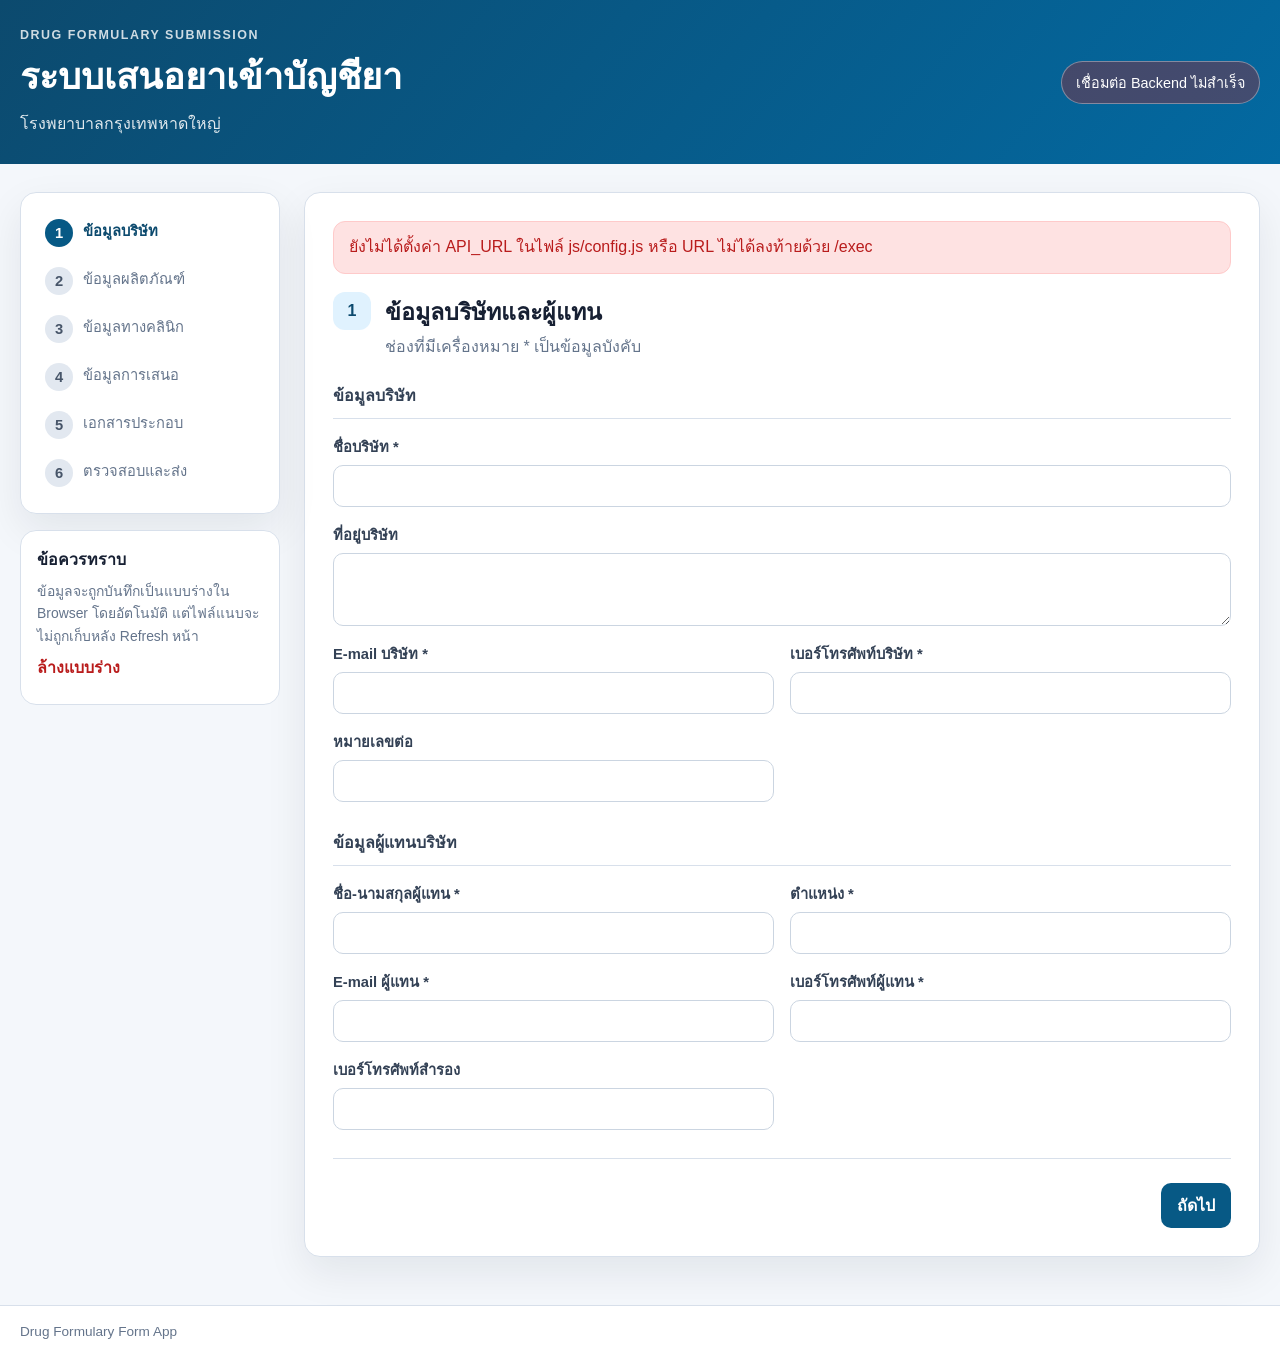
<file: index.html>
<!doctype html>
<html lang="th">
<head>
  <meta charset="utf-8">
  <meta name="viewport" content="width=device-width,initial-scale=1">
  <meta name="description" content="ระบบเสนอยาเข้าบัญชียา โรงพยาบาลกรุงเทพหาดใหญ่">
  <title>ระบบเสนอยาเข้าบัญชียา</title>
  <link rel="manifest" href="./manifest.webmanifest">
  <link rel="stylesheet" href="./assets/styles.css">
</head>
<body>
  <header class="site-header">
    <div class="container header-inner">
      <div>
        <p class="eyebrow">Drug Formulary Submission</p>
        <h1 id="app-title">ระบบเสนอยาเข้าบัญชียา</h1>
        <p id="hospital-name" class="header-subtitle">โรงพยาบาลกรุงเทพหาดใหญ่</p>
      </div>
      <div class="system-pill" id="system-status" aria-live="polite">กำลังเชื่อมต่อระบบ…</div>
    </div>
  </header>

  <main class="container main-layout">
    <aside class="sidebar" aria-label="ขั้นตอนการกรอกข้อมูล">
      <ol id="stepper" class="stepper"></ol>
      <section class="help-card">
        <h2>ข้อควรทราบ</h2>
        <p>ข้อมูลจะถูกบันทึกเป็นแบบร่างใน Browser โดยอัตโนมัติ แต่ไฟล์แนบจะไม่ถูกเก็บหลัง Refresh หน้า</p>
        <button id="clear-draft-btn" type="button" class="text-button danger-text">ล้างแบบร่าง</button>
      </section>
      <section id="public-templates-card" class="help-card hidden">
        <h2>เอกสารดาวน์โหลด</h2>
        <div id="public-templates-list" class="template-list"></div>
      </section>
    </aside>

    <section class="content-panel">
      <div id="global-alert" class="alert hidden" role="alert"></div>

      <form id="submission-form" novalidate>
        <section class="form-step active" data-step="0">
          <div class="section-heading">
            <span class="section-number">1</span>
            <div><h2>ข้อมูลบริษัทและผู้แทน</h2><p>ช่องที่มีเครื่องหมาย * เป็นข้อมูลบังคับ</p></div>
          </div>

          <fieldset>
            <legend>ข้อมูลบริษัท</legend>
            <div class="grid two-columns">
              <label class="field full"><span>ชื่อบริษัท *</span><input name="companyName" autocomplete="organization" required></label>
              <label class="field full"><span>ที่อยู่บริษัท</span><textarea name="companyAddress" rows="2" autocomplete="street-address"></textarea></label>
              <label class="field"><span>E-mail บริษัท *</span><input type="email" name="companyEmail" autocomplete="email" required></label>
              <label class="field"><span>เบอร์โทรศัพท์บริษัท *</span><input type="tel" name="companyPhone" autocomplete="tel" required></label>
              <label class="field"><span>หมายเลขต่อ</span><input name="companyPhoneExtension" inputmode="numeric"></label>
            </div>
          </fieldset>

          <fieldset>
            <legend>ข้อมูลผู้แทนบริษัท</legend>
            <div class="grid two-columns">
              <label class="field"><span>ชื่อ-นามสกุลผู้แทน *</span><input name="representativeName" autocomplete="name" required></label>
              <label class="field"><span>ตำแหน่ง *</span><input name="representativePosition" required></label>
              <label class="field"><span>E-mail ผู้แทน *</span><input type="email" name="representativeEmail" autocomplete="email" required></label>
              <label class="field"><span>เบอร์โทรศัพท์ผู้แทน *</span><input type="tel" name="representativePhone" autocomplete="tel" required></label>
              <label class="field"><span>เบอร์โทรศัพท์สำรอง</span><input type="tel" name="representativeAlternatePhone"></label>
            </div>
          </fieldset>
        </section>

        <section class="form-step" data-step="1">
          <div class="section-heading"><span class="section-number">2</span><div><h2>ข้อมูลผลิตภัณฑ์</h2><p>ระบบตรวจข้อมูลซ้ำจาก Brand Name + Strength + Dosage Form</p></div></div>
          <fieldset>
            <legend>ข้อมูลระบุตัวผลิตภัณฑ์</legend>
            <div class="grid two-columns">
              <label class="field"><span>Brand Name *</span><input name="brandName" required></label>
              <label class="field"><span>Generic Name *</span><input name="genericName" required></label>
              <label class="field"><span>Strength *</span><input name="strength" placeholder="เช่น 500 mg" required></label>
              <label class="field"><span>Dosage Form *</span><input name="dosageForm" placeholder="เช่น Film-coated tablet" required></label>
            </div>
            <div id="duplicate-result" class="inline-status neutral" aria-live="polite">ยังไม่ได้ตรวจข้อมูลซ้ำ</div>
            <button type="button" id="check-duplicate-btn" class="secondary-button">ตรวจข้อมูลซ้ำ</button>
          </fieldset>

          <fieldset>
            <legend>ผู้ผลิตและลักษณะผลิตภัณฑ์</legend>
            <div class="grid two-columns">
              <label class="field"><span>บริษัทผู้ผลิต *</span><input name="manufacturerName" required></label>
              <label class="field"><span>ประเทศผู้ผลิต *</span><input name="countryOfManufacture" required></label>
              <label class="field full"><span>ผู้จำหน่ายในประเทศไทย *</span><input name="thailandDistributor" required></label>
              <label class="field"><span>Classification *</span><input name="classification" required></label>
              <label class="field"><span>Unit Quantity *</span><input name="unitQuantity" placeholder="เช่น 10 tablets/blister" required></label>
              <label class="field full"><span>ส่วนประกอบทางเคมี *</span><textarea name="chemicalComposition" rows="3" required></textarea></label>
              <label class="field"><span>Shelf Life *</span><input name="shelfLife" placeholder="เช่น 24 เดือน" required></label>
              <label class="field"><span>Storage *</span><input name="storage" placeholder="เช่น เก็บต่ำกว่า 30°C" required></label>
            </div>
          </fieldset>

          <fieldset>
            <legend>เงื่อนไขผลิตภัณฑ์</legend>
            <div class="choice-grid">
              <div class="choice-group"><span class="choice-label">เป็นผลิตภัณฑ์นำเข้าหรือไม่ *</span><label><input type="radio" name="isImportedProduct" value="true" required> ใช่</label><label><input type="radio" name="isImportedProduct" value="false" required> ไม่ใช่</label></div>
              <div class="choice-group"><span class="choice-label">เป็นยา RMP หรือไม่ *</span><label><input type="radio" name="rmp" value="true" required> Yes</label><label><input type="radio" name="rmp" value="false" required> No</label></div>
            </div>
          </fieldset>
        </section>

        <section class="form-step" data-step="2">
          <div class="section-heading"><span class="section-number">3</span><div><h2>ข้อมูลทางเภสัชวิทยาคลินิก</h2><p>ใช้ข้อมูลนี้ Merge ลงใน PDF ตาม Template โรงพยาบาล</p></div></div>
          <div class="grid two-columns">
            <label class="field full"><span>Indication *</span><textarea name="indication" rows="3" required></textarea></label>
            <label class="field full"><span>Pharmacological Action *</span><textarea name="pharmacologicalAction" rows="3" required></textarea></label>
            <label class="field full"><span>Side Effects *</span><textarea name="sideEffects" rows="3" required></textarea></label>
            <label class="field full"><span>Contraindications *</span><textarea name="contraindications" rows="3" required></textarea></label>
            <label class="field full"><span>Dosage *</span><textarea name="dosage" rows="3" required></textarea></label>
            <label class="field full"><span>Drug Interaction *</span><textarea name="drugInteraction" rows="3" required></textarea></label>
            <label class="field full"><span>Pregnancy / Lactation *</span><textarea name="pregnancyLactation" rows="3" required></textarea></label>
            <label class="field full"><span>Pediatric / Geriatric Use *</span><textarea name="pediatricGeriatricUse" rows="3" required></textarea></label>
            <label class="field full"><span>Hepatic / Renal Dose Adjustment *</span><textarea name="hepaticRenalDoseAdjustment" rows="3" required></textarea></label>
            <label class="field full"><span>การบดหรือแบ่งเม็ดยา</span><textarea name="tabletCrushingSplitting" rows="2"></textarea></label>
            <label class="field full"><span>อายุหลังผสม</span><textarea name="stabilityAfterReconstitution" rows="2"></textarea></label>
            <label class="field full"><span>ข้อมูลทางคลินิกอื่น ๆ (Others)</span><textarea name="otherClinicalInformation" rows="3" placeholder="ข้อมูลเพิ่มเติมตามหัวข้อ 6.13 ของแบบฟอร์ม หากมี"></textarea></label>
          </div>
        </section>

        <section class="form-step" data-step="3">
          <div class="section-heading"><span class="section-number">4</span><div><h2>ข้อมูลการเสนอและแพทย์</h2><p>ข้อมูลแพทย์ผู้เสนอเป็นข้อมูลบังคับ ผู้เห็นชอบเป็น Optional</p></div></div>
          <fieldset>
            <legend>การเปรียบเทียบและราคา</legend>
            <div class="grid two-columns">
              <label class="field full"><span>ยาที่มีคุณสมบัติคล้ายกันในบัญชีเดิม</span><input name="comparableExistingDrug"></label>
              <label class="field full"><span>จุดเด่นเมื่อเปรียบเทียบกับยาเดิม *</span><textarea name="comparativeAdvantage" rows="4" required></textarea></label>
              <label class="field"><span>ค่าใช้จ่ายต่อ Course การรักษา</span><input name="costPerCourse"></label>
              <label class="field"><span>ราคาที่เสนอ</span><input name="proposedPrice"></label>
              <label class="field"><span>จำนวนยาตัวอย่าง</span><input name="sampleQuantity"></label>
            </div>
          </fieldset>

          <fieldset>
            <legend>แพทย์ผู้เสนอ — Required</legend>
            <div class="grid two-columns">
              <label class="field"><span>ชื่อแพทย์ *</span><input name="physicianName" required></label>
              <label class="field"><span>คำนำหน้าวิชาชีพ *</span><input name="physicianProfessionalTitle" placeholder="เช่น นพ. / พญ." required></label>
              <label class="field"><span>แผนก *</span><input name="physicianDepartment" required></label>
              <label class="field"><span>สาขา *</span><input name="physicianSpecialty" required></label>
              <label class="field"><span>เบอร์โทรศัพท์แพทย์</span><input type="tel" name="physicianPhone"></label>
              <label class="field"><span>ความเร่งด่วน *</span><select name="urgency" required><option value="" selected disabled>กรุณาเลือก</option><option value="URGENT">เร่งด่วน</option><option value="NON_URGENT">ไม่เร่งด่วน</option></select></label>
              <div class="field">
                <span>ระยะเวลาเร่งด่วน *</span>
                <div class="urgent-duration-fields grid two-columns">
                  <label class="field"><span>จำนวน</span><input type="number" name="urgencyAmount" min="1" step="1" inputmode="numeric" placeholder="เช่น 24"></label>
                  <label class="field"><span>หน่วย</span><select name="urgencyUnit"><option value="" selected disabled>กรุณาเลือกหน่วย</option><option value="HOURS">ชั่วโมง</option><option value="DAYS">วัน</option><option value="MONTHS">เดือน</option></select></label>
                </div>
                <input name="urgencyDuration" readonly required aria-readonly="true" placeholder="ระบบจะสรุประยะเวลาให้อัตโนมัติ">
              </div>
              <div class="field full proposal-reason-group">
                <span>เหตุผลในการเสนอ *</span>
                <div class="stacked-options">
                  <label><input type="checkbox" name="proposalReasonNoAlternative"> ไม่มียาอื่นในเภสัชตำรับที่ใช้ในข้อบ่งใช้นี้</label>
                  <label><input type="checkbox" name="proposalReasonSafer"> มีความปลอดภัยมากกว่ายาที่มีอยู่เดิม</label>
                  <label class="conditional-detail" data-proposal-detail="safer"><span>ด้านความปลอดภัยที่ดีกว่า</span><input name="proposalReasonSafetyDetail" placeholder="ระบุประเด็นความปลอดภัย"></label>
                  <label><input type="checkbox" name="proposalReasonCostEffective"> มีประสิทธิภาพและราคาคุ้มค่ากว่ายาที่มีอยู่เดิม</label>
                  <label class="conditional-detail" data-proposal-detail="cost"><span>ยาเดิมที่ใช้เปรียบเทียบ</span><input name="proposalReasonComparisonDrug" placeholder="ระบุชื่อยาที่มีอยู่เดิม"></label>
                  <label><input type="checkbox" name="proposalReasonOther"> เหตุผลอื่น / ข้อเปรียบเทียบกับยาอื่นในกลุ่มเดียวกัน</label>
                  <label class="conditional-detail" data-proposal-detail="other"><span>รายละเอียดเหตุผลอื่น</span><textarea name="proposalReasonOtherDetail" rows="3"></textarea></label>
                </div>
                <textarea name="proposalReason" class="hidden" aria-hidden="true" tabindex="-1"></textarea>
              </div>
              <div class="field full"><span>จำกัดการสั่งใช้เฉพาะแพทย์หรือไม่ *</span><div class="inline-options"><label><input type="radio" name="useRestrictionRequired" value="false" required> ไม่จำเป็นต้องจำกัดการสั่งใช้</label><label><input type="radio" name="useRestrictionRequired" value="true" required> จำกัดเฉพาะแพทย์บางสาขา</label></div></div>
              <label class="field full restriction-specialty-field conditional-hidden"><span>สาขาแพทย์ที่อนุญาตให้สั่งใช้ *</span><input name="restrictedSpecialty"></label>
              <label class="field full"><span>ยาที่เสนอให้ตัดออกจากบัญชี</span><textarea name="drugToRemove" rows="2"></textarea></label>
              <label class="field full"><span>ผลกระทบต่อผู้ป่วยหากยาไม่เข้าบัญชี</span><textarea name="impactIfNotApproved" rows="2"></textarea></label>
            </div>
          </fieldset>

          <fieldset>
            <legend>ผู้เห็นชอบ — Optional สูงสุด 6 คน</legend>
            <div id="approvers-container" class="repeat-list"></div>
            <button type="button" id="add-approver-btn" class="secondary-button">+ เพิ่มผู้เห็นชอบ</button>
          </fieldset>
        </section>

        <section class="form-step" data-step="4">
          <div class="section-heading"><span class="section-number">5</span><div><h2>เอกสารประกอบ</h2><p id="upload-limit-text">กำลังโหลดข้อจำกัดไฟล์…</p></div></div>
          <div id="document-list" class="document-list"></div>
          <div class="upload-summary"><strong>ขนาดไฟล์รวม:</strong> <span id="total-file-size">0 B</span><span id="total-file-warning" class="danger-text"></span></div>
        </section>

        <section class="form-step" data-step="5">
          <div class="section-heading"><span class="section-number">6</span><div><h2>ตรวจสอบและส่งคำขอ</h2><p>เมื่อ Submit ระบบจะสร้างโฟลเดอร์ บันทึกข้อมูล และสร้าง PDF ตาม Template</p></div></div>
          <div id="review-content" class="review-content"></div>
          <section class="terms-card">
            <h3>เงื่อนไขสำคัญก่อนส่งคำขอ</h3>
            <ul>
              <li>ราคาที่เสนอสามารถยืนราคาได้อย่างน้อย 1 ปี โดยสามารถปรับลดราคาได้</li>
              <li>เอกสารรับรองและเอกสารทางวิชาการที่กำหนดต้องครบถ้วนก่อนเข้าสู่วาระพิจารณา</li>
              <li>งานวิจัยสนับสนุนควรไม่เก่าเกิน 5 ปี และส่งไม่เกิน 3 ฉบับ; หากจำเป็นต้องใช้หลักฐานเก่ากว่า 5 ปีต้องระบุเหตุผล</li>
              <li>หากยาไม่ผ่านการพิจารณา การเสนอใหม่ต้องเป็นไปตามเงื่อนไขและระยะเวลาที่โรงพยาบาลกำหนด</li>
              <li>โรงพยาบาลสงวนสิทธิ์ในการบริหารรายการยาตามมาตรฐาน คุณภาพ และความปลอดภัยของผู้ป่วย</li>
            </ul>
          </section>
          <label class="declaration"><input type="checkbox" name="declarationAccepted" required><span>ข้าพเจ้ายืนยันว่าข้อมูลและเอกสารที่ส่งมีความถูกต้อง ได้อ่านเงื่อนไขข้างต้น และยอมรับเงื่อนไขการเสนอยาของโรงพยาบาล *</span></label>
          <div id="submit-progress" class="progress-panel hidden" aria-live="polite"><div class="progress-track"><div id="progress-bar" class="progress-bar"></div></div><p id="progress-message">กำลังเตรียมข้อมูล…</p></div>
        </section>

        <div class="form-actions" id="form-actions">
          <button type="button" id="previous-btn" class="secondary-button hidden">ย้อนกลับ</button>
          <div class="action-spacer"></div>
          <button type="button" id="next-btn" class="primary-button">ถัดไป</button>
          <button type="submit" id="submit-btn" class="primary-button hidden">Submit คำขอ</button>
        </div>
      </form>

      <section id="success-panel" class="success-panel hidden" aria-live="polite">
        <div class="success-icon">✓</div>
        <h2>ส่งคำขอสำเร็จ</h2>
        <p>เลขคำขอ</p>
        <div class="submission-number"><span id="success-submission-no"></span><button id="copy-submission-no" type="button" class="icon-button" title="คัดลอกเลขคำขอ">คัดลอก</button></div>
        <p id="success-status" class="status-badge"></p>
        <p id="success-message"></p>
        <div class="success-actions">
          <button id="download-pdf-btn" type="button" class="primary-button">ดาวน์โหลด PDF สำหรับแพทย์ลงนาม</button>
          <button id="new-submission-btn" type="button" class="secondary-button">สร้างคำขอใหม่</button>
        </div>
        <p class="security-note">PDF ที่ลงนามแล้วจะส่งให้ฝ่ายเภสัชกรรม และ Admin เป็นผู้อัปโหลดเข้าระบบจากรายการยานั้น</p>
      </section>
    </section>
  </main>

  <footer class="site-footer"><div class="container"><span id="footer-system-info">Drug Formulary Form App</span></div></footer>
  <div id="toast" class="toast hidden" role="status"></div>
  <script type="module" src="./js/app.js"></script>
</body>
</html>
</file>
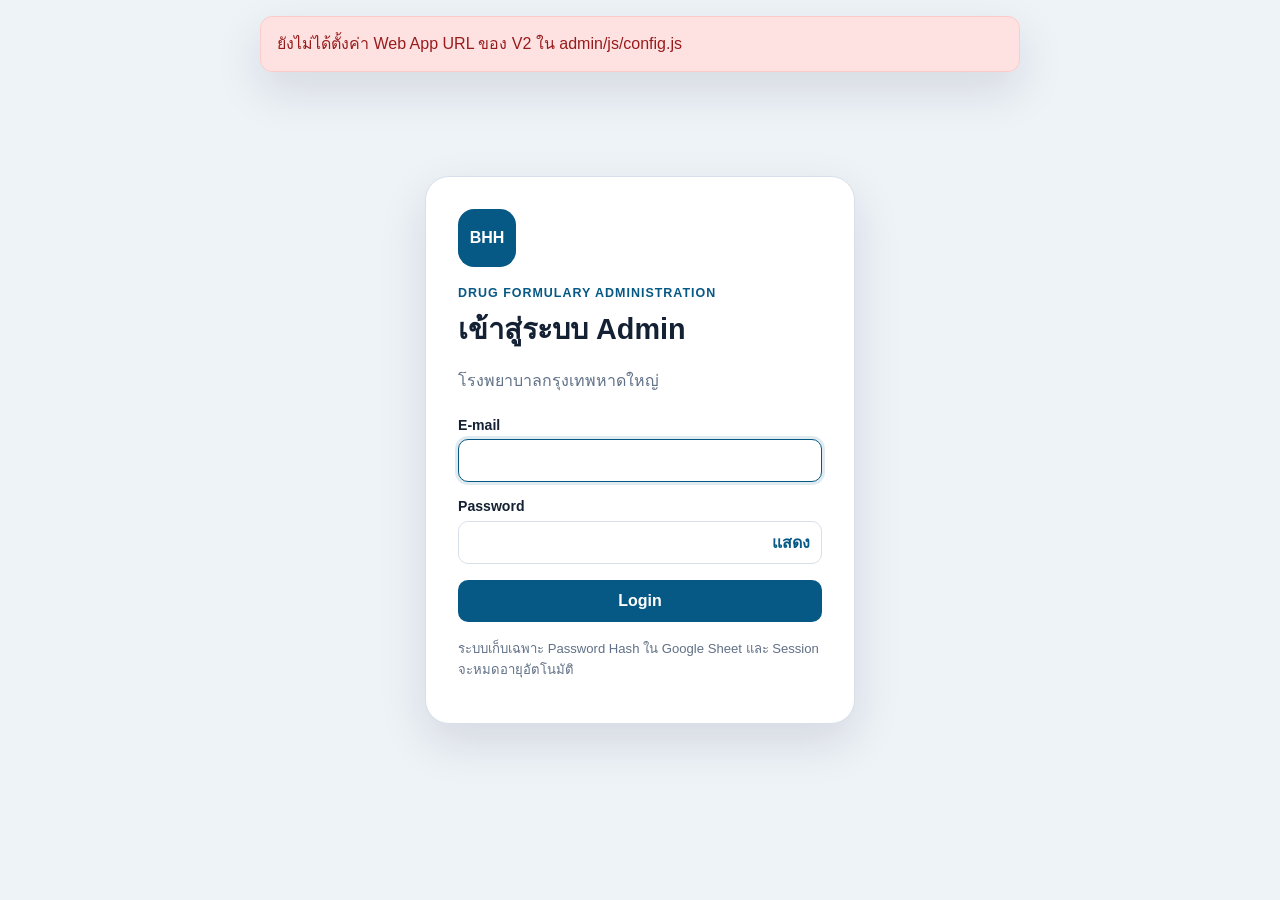
<file: admin/index.html>
<!doctype html>
<html lang="th">
<head>
  <meta charset="utf-8">
  <meta name="viewport" content="width=device-width,initial-scale=1">
  <meta name="robots" content="noindex,nofollow,noarchive">
  <meta name="description" content="ระบบบริหารคำขอเสนอยาเข้าบัญชียา โรงพยาบาลกรุงเทพหาดใหญ่">
  <title>Drug Formulary Admin</title>
  <link rel="manifest" href="./manifest.webmanifest">
  <link rel="stylesheet" href="./assets/admin.css">
</head>
<body>
  <div id="global-alert" class="global-alert hidden" role="alert"></div>

  <main id="login-view" class="login-layout">
    <section class="login-card" aria-labelledby="login-title">
      <div class="brand-mark">BHH</div>
      <p class="eyebrow">Drug Formulary Administration</p>
      <h1 id="login-title">เข้าสู่ระบบ Admin</h1>
      <p id="login-hospital" class="muted">โรงพยาบาลกรุงเทพหาดใหญ่</p>
      <form id="login-form">
        <label class="field">
          <span>E-mail</span>
          <input id="login-email" type="email" autocomplete="username" required>
        </label>
        <label class="field">
          <span>Password</span>
          <div class="password-wrap">
            <input id="login-password" type="password" autocomplete="current-password" required>
            <button id="toggle-password" type="button" class="text-button">แสดง</button>
          </div>
        </label>
        <button id="login-button" type="submit" class="primary-button full">Login</button>
      </form>
      <p class="security-note">ระบบเก็บเฉพาะ Password Hash ใน Google Sheet และ Session จะหมดอายุอัตโนมัติ</p>
      <p id="login-system-info" class="version-text"></p>
    </section>
  </main>

  <div id="admin-view" class="admin-shell hidden">
    <header class="topbar">
      <div>
        <p class="eyebrow">Drug Formulary Admin</p>
        <h1 id="admin-title">ระบบบริหารคำขอเสนอยา</h1>
      </div>
      <div class="user-area">
        <div>
          <strong id="admin-display-name"></strong>
          <span id="admin-email" class="muted small"></span>
        </div>
        <div class="user-actions">
          <button id="manage-users-button" type="button" class="secondary-button hidden">จัดการผู้ใช้</button>
          <button id="change-password-button" type="button" class="secondary-button">เปลี่ยน Password</button>
          <button id="logout-button" type="button" class="secondary-button">ออกจากระบบ</button>
        </div>
      </div>
    </header>

    <main class="page-container">
      <section id="summary-cards" class="summary-grid" aria-label="สรุปรายการ"></section>

      <section class="panel">
        <div class="panel-head responsive-head">
          <div>
            <h2>รายการยา</h2>
            <p class="muted">ค้นหาจากเลขคำขอ ชื่อยา ความแรง หรือรูปแบบยา</p>
          </div>
          <button id="refresh-button" type="button" class="secondary-button">รีเฟรช</button>
        </div>
        <form id="filter-form" class="filter-row">
          <label class="field grow">
            <span>ค้นหา</span>
            <input id="search-input" placeholder="เช่น DF-2026-0001 หรือ Brand Name">
          </label>
          <label class="field">
            <span>สถานะ</span>
            <select id="status-filter">
              <option value="">ทุกสถานะ</option>
            </select>
          </label>
          <button type="submit" class="primary-button filter-button">ค้นหา</button>
        </form>
        <div id="table-loading" class="loading-state hidden">กำลังโหลดรายการ…</div>
        <div class="table-wrap">
          <table>
            <thead>
              <tr>
                <th>เลขคำขอ</th>
                <th>ผลิตภัณฑ์</th>
                <th>สถานะ</th>
                <th>Comment ล่าสุด</th>
                <th>วันที่ Submit</th>
                <th>แบบเซ็น</th>
                <th></th>
              </tr>
            </thead>
            <tbody id="submission-tbody"></tbody>
          </table>
        </div>
        <p id="empty-state" class="empty-state hidden">ไม่พบรายการตามเงื่อนไข</p>
      </section>
      <section id="user-management-panel" class="panel hidden" aria-labelledby="user-management-title">
        <div class="panel-head responsive-head">
          <div>
            <h2 id="user-management-title">จัดการผู้ใช้ — Super Admin</h2>
            <p class="muted">เพิ่มบัญชี ปรับสิทธิ์ ระงับบัญชี และรีเซ็ต Password (เก็บประวัติการเปลี่ยนแปลง)</p>
          </div>
          <button id="reload-users-button" type="button" class="secondary-button">รีเฟรชรายชื่อ</button>
        </div>
        <form id="create-user-form" class="filter-row">
          <label class="field grow">
            <span>ชื่อ-สกุล *</span>
            <input id="new-user-name" maxlength="120" autocomplete="off" required>
          </label>
          <label class="field grow">
            <span>E-mail *</span>
            <input id="new-user-email" type="email" autocomplete="off" required>
          </label>
          <label class="field">
            <span>Role *</span>
            <select id="new-user-role">
              <option value="PHARMACIST">PHARMACIST</option>
              <option value="SYSTEM_ADMIN">SYSTEM_ADMIN</option>
              <option value="PTC_SECRETARY">PTC_SECRETARY</option>
              <option value="PTC_MEMBER">PTC_MEMBER</option>
              <option value="SUPER_ADMIN">SUPER_ADMIN</option>
            </select>
          </label>
          <button type="submit" class="primary-button">เพิ่มผู้ใช้</button>
        </form>
        <div class="table-wrap">
          <table aria-label="รายชื่อผู้ใช้งานระบบ">
            <thead>
              <tr>
                <th>E-mail</th><th>ชื่อ</th><th>Role</th><th>สถานะ</th><th>Login ล่าสุด</th><th>จัดการ</th>
              </tr>
            </thead>
            <tbody id="managed-user-tbody"></tbody>
          </table>
        </div>
        <p class="muted small">การลบบัญชีเป็นการระงับการใช้งานเพื่อรักษา Audit Log ไม่ลบประวัติการอนุมัติยา</p>
      </section>
    </main>
  </div>

  <div id="detail-backdrop" class="backdrop hidden"></div>
  <aside id="detail-drawer" class="detail-drawer hidden" aria-label="รายละเอียดคำขอ">
    <header class="drawer-head">
      <div>
        <p id="detail-submission-no" class="eyebrow"></p>
        <h2 id="detail-product-name">รายละเอียดคำขอ</h2>
      </div>
      <button id="close-detail-button" type="button" class="icon-button" aria-label="ปิด">×</button>
    </header>
    <div id="detail-loading" class="loading-state">กำลังโหลดรายละเอียด…</div>
    <div id="detail-content" class="drawer-content hidden">
      <section id="detail-overview" class="detail-section"></section>
      <section class="detail-section">
        <h3>จัดการสถานะ</h3>
        <form id="status-update-form" class="stack-form">
          <label class="field">
            <span>สถานะใหม่</span>
            <select id="new-status-select" required></select>
          </label>
          <label id="reject-reason-field" class="field hidden">
            <span>เหตุผลที่ไม่ผ่าน *</span>
            <textarea id="reject-reason" rows="3"></textarea>
          </label>
          <label class="field">
            <span>หมายเหตุ</span>
            <textarea id="status-note" rows="2"></textarea>
          </label>
          <button type="submit" class="primary-button">บันทึกสถานะ</button>
        </form>
      </section>
      <section class="detail-section">
        <h3>แบบฟอร์มแพทย์ลงนามแล้ว</h3>
        <form id="signed-upload-form" class="stack-form">
          <label class="field">
            <span>เลือกไฟล์ PDF</span>
            <input id="signed-file-input" type="file" accept="application/pdf,.pdf" required>
          </label>
          <button type="submit" class="primary-button">อัปโหลดแบบฟอร์มหลังเซ็น</button>
        </form>
      </section>
      <section class="detail-section">
        <div class="section-row">
          <div>
            <h3>เอกสารประกอบ</h3>
            <p class="muted small">สามารถ Regenerate PDF จากข้อมูลที่บันทึกในคำขอนี้ โดยระบบจะเก็บ PDF เวอร์ชันเดิมไว้</p>
          </div>
        </div>
        <form id="regenerate-pdf-form" class="stack-form regenerate-pdf-form">
          <label class="field">
            <span>เหตุผลในการสร้าง PDF ใหม่ *</span>
            <textarea id="regenerate-pdf-reason" rows="2" maxlength="500" placeholder="เช่น ปรับ Template ใหม่ / แก้ไขข้อมูลหลังตรวจสอบ" required></textarea>
          </label>
          <p id="regenerate-pdf-warning" class="warning-note hidden">
            คำขอนี้มีแบบฟอร์มที่ลงนามแล้ว เมื่อ Regenerate ระบบจะเก็บไฟล์ลงนามเดิมเป็นประวัติ เปลี่ยนเป็น Superseded และให้คำขอกลับไปรอลงนาม PDF ฉบับใหม่
          </p>
          <div class="regenerate-pdf-actions">
            <button id="regenerate-pdf-button" type="submit" class="secondary-button">Regenerate PDF</button>
          </div>
        </form>
        <div id="document-list" class="document-list"></div>
      </section>
      <section class="detail-section">
        <h3>Note / Comment ภายใน</h3>
        <p class="muted small">บันทึกแยกจากการเปลี่ยนสถานะ และแสดงได้เมื่อเปิดคำขออีกครั้ง</p>
        <form id="comment-form" class="stack-form">
          <label class="field">
            <span>เพิ่ม Comment</span>
            <textarea id="new-comment" rows="3" maxlength="2000" required placeholder="ระบุข้อมูลเพิ่มเติมสำหรับเจ้าหน้าที่เท่านั้น"></textarea>
          </label>
          <button type="submit" class="secondary-button">บันทึก Comment</button>
        </form>
        <div id="comment-list" class="timeline"></div>
      </section>
      <section class="detail-section">
        <h3>ประวัติสถานะ</h3>
        <div id="history-list" class="timeline"></div>
      </section>
    </div>
  </aside>


  <div id="password-modal-backdrop" class="backdrop hidden"></div>
  <section id="password-modal" class="modal-card hidden" role="dialog" aria-modal="true" aria-labelledby="password-modal-title">
    <header class="modal-head">
      <div>
        <p class="eyebrow">Account Security</p>
        <h2 id="password-modal-title">เปลี่ยน Password</h2>
      </div>
      <button id="close-password-modal" type="button" class="icon-button" aria-label="ปิด">×</button>
    </header>
    <form id="change-password-form" class="modal-body">
      <label class="field">
        <span>Password ปัจจุบัน *</span>
        <div class="password-wrap">
          <input id="current-password" type="password" autocomplete="current-password" required>
          <button type="button" class="text-button" data-toggle-password="current-password">แสดง</button>
        </div>
      </label>
      <label class="field">
        <span>Password ใหม่ *</span>
        <div class="password-wrap">
          <input id="new-password" type="password" autocomplete="new-password" minlength="8" required>
          <button type="button" class="text-button" data-toggle-password="new-password">แสดง</button>
        </div>
      </label>
      <label class="field">
        <span>ยืนยัน Password ใหม่ *</span>
        <div class="password-wrap">
          <input id="confirm-new-password" type="password" autocomplete="new-password" minlength="8" required>
          <button type="button" class="text-button" data-toggle-password="confirm-new-password">แสดง</button>
        </div>
      </label>
      <p id="password-policy-text" class="security-note">อย่างน้อย 8 ตัวอักษร และต้องมีทั้งตัวอักษรกับตัวเลข</p>
      <div class="modal-actions">
        <button id="cancel-password-change" type="button" class="secondary-button">ยกเลิก</button>
        <button id="save-password-button" type="submit" class="primary-button">บันทึก Password ใหม่</button>
      </div>
    </form>
  </section>

  <div id="temporary-password-backdrop" class="backdrop hidden"></div>
  <section id="temporary-password-modal" class="modal-card hidden" role="dialog" aria-modal="true" aria-labelledby="temporary-password-title">
    <header class="modal-head">
      <h2 id="temporary-password-title">รหัสผ่านชั่วคราว (แสดงครั้งเดียว)</h2>
      <button id="close-temporary-password-button" type="button" class="icon-button" aria-label="ปิด">×</button>
    </header>
    <div class="modal-body">
      <p id="temporary-password-email" class="muted"></p>
      <label class="field">
        <span>Temporary Password — โปรดเก็บและส่งให้ผู้ใช้ผ่านช่องทางส่วนตัวที่อนุมัติ</span>
        <input id="temporary-password-value" type="text" readonly autocomplete="off" spellcheck="false">
      </label>
      <p class="security-note">ห้ามส่ง Password ในหน้า Chat, URL หรืออีเมลที่ไม่มีมาตรการรักษาความปลอดภัย ผู้ใช้ควรเปลี่ยน Password หลังเข้าสู่ระบบ</p>
      <div class="modal-actions">
        <button id="copy-temporary-password-button" type="button" class="secondary-button">คัดลอก</button>
        <button id="confirm-temporary-password-button" type="button" class="primary-button">ปิดและลบรหัสบนหน้าจอ</button>
      </div>
    </div>
  </section>

  <div id="toast" class="toast hidden" role="status"></div>
  <script type="module" src="./js/app.js"></script>
</body>
</html>
</file>
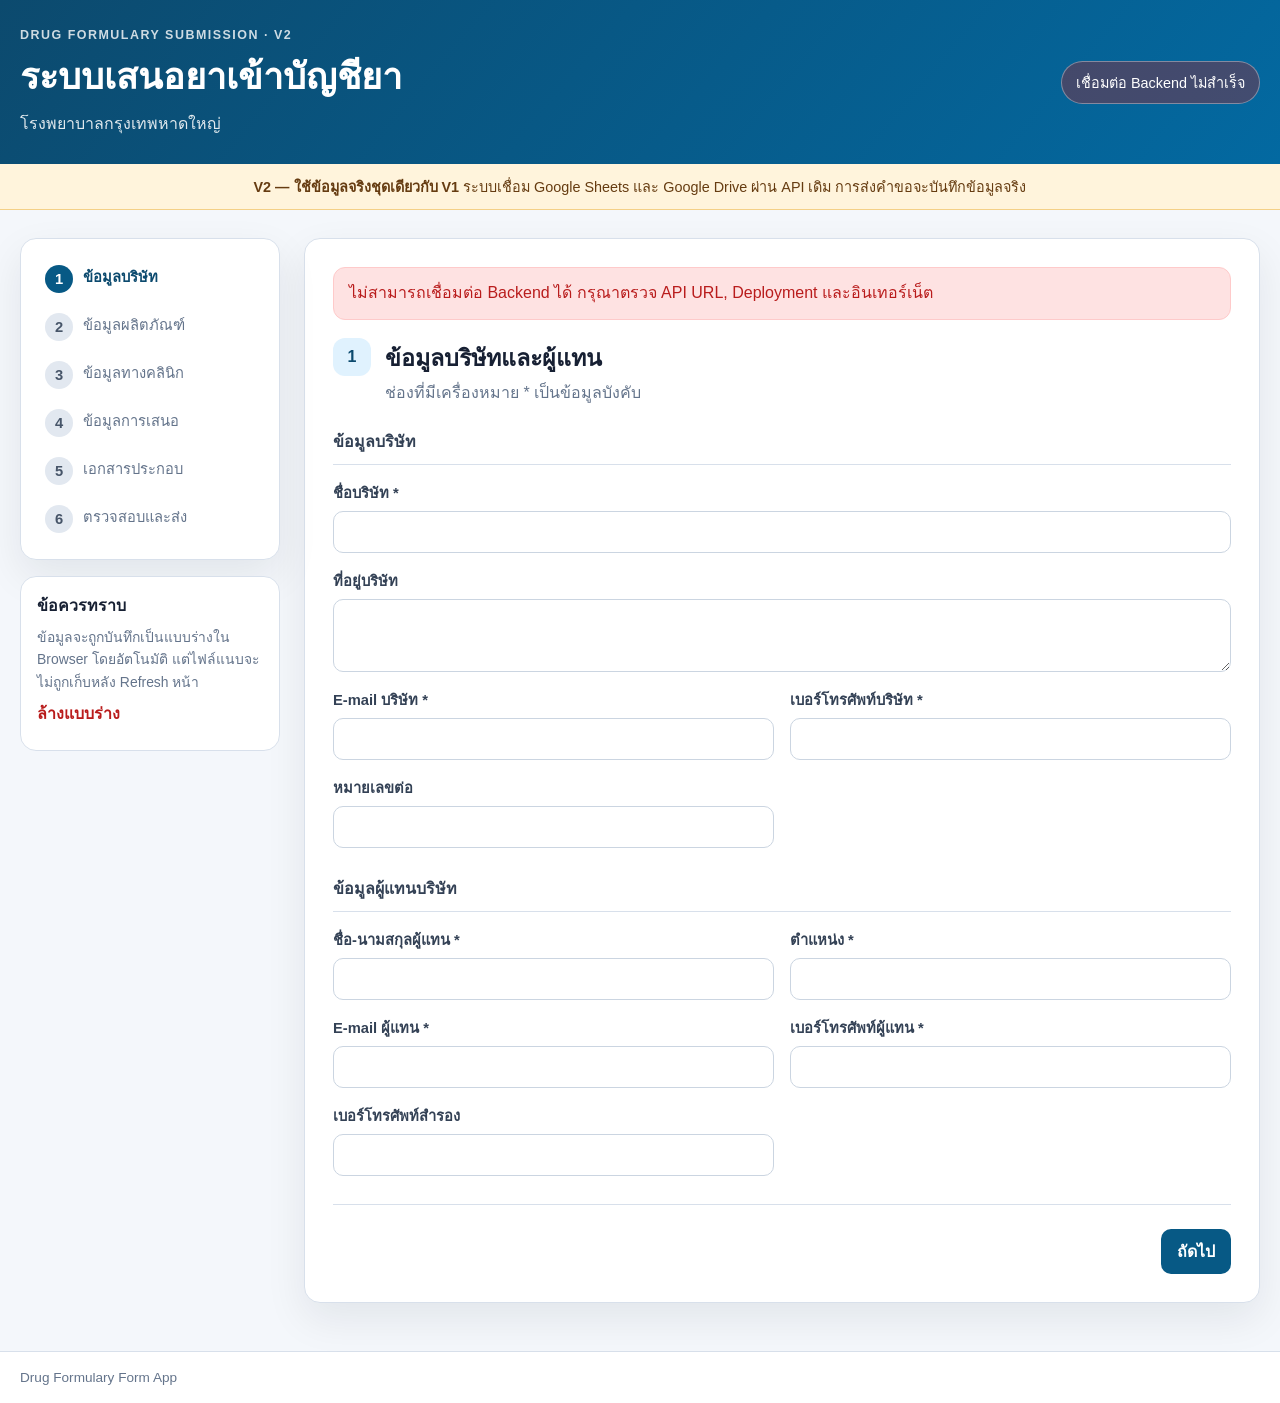
<file: v2/index.html>
<!doctype html>
<html lang="th">
<head>
  <meta charset="utf-8">
  <meta name="viewport" content="width=device-width,initial-scale=1">
  <meta name="description" content="ระบบเสนอยาเข้าบัญชียา โรงพยาบาลกรุงเทพหาดใหญ่">
  <title>BHH Drug Formulary V2 | ระบบเสนอยาเข้าบัญชียา</title>
  <link rel="manifest" href="./manifest.webmanifest">
  <link rel="stylesheet" href="./assets/styles.css">
</head>
<body>
  <header class="site-header">
    <div class="container header-inner">
      <div>
        <p class="eyebrow">Drug Formulary Submission · V2</p>
        <h1 id="app-title">ระบบเสนอยาเข้าบัญชียา</h1>
        <p id="hospital-name" class="header-subtitle">โรงพยาบาลกรุงเทพหาดใหญ่</p>
      </div>
      <div class="system-pill" id="system-status" aria-live="polite">กำลังเชื่อมต่อระบบ…</div>
    </div>
  </header>
  <div role="note" style="background:#fff4dc;border-bottom:1px solid #f4d087;color:#663c11;padding:11px 18px;text-align:center;font-size:.9rem">
    <strong>V2 — ใช้ข้อมูลจริงชุดเดียวกับ V1</strong>
    ระบบเชื่อม Google Sheets และ Google Drive ผ่าน API เดิม การส่งคำขอจะบันทึกข้อมูลจริง
  </div>

  <main class="container main-layout">
    <aside class="sidebar" aria-label="ขั้นตอนการกรอกข้อมูล">
      <ol id="stepper" class="stepper"></ol>
      <section class="help-card">
        <h2>ข้อควรทราบ</h2>
        <p>ข้อมูลจะถูกบันทึกเป็นแบบร่างใน Browser โดยอัตโนมัติ แต่ไฟล์แนบจะไม่ถูกเก็บหลัง Refresh หน้า</p>
        <button id="clear-draft-btn" type="button" class="text-button danger-text">ล้างแบบร่าง</button>
      </section>
      <section id="public-templates-card" class="help-card hidden">
        <h2>เอกสารดาวน์โหลด</h2>
        <div id="public-templates-list" class="template-list"></div>
      </section>
    </aside>

    <section class="content-panel">
      <div id="global-alert" class="alert hidden" role="alert"></div>

      <form id="submission-form" novalidate>
        <section class="form-step active" data-step="0">
          <div class="section-heading">
            <span class="section-number">1</span>
            <div><h2>ข้อมูลบริษัทและผู้แทน</h2><p>ช่องที่มีเครื่องหมาย * เป็นข้อมูลบังคับ</p></div>
          </div>

          <fieldset>
            <legend>ข้อมูลบริษัท</legend>
            <div class="grid two-columns">
              <label class="field full"><span>ชื่อบริษัท *</span><input name="companyName" autocomplete="organization" required></label>
              <label class="field full"><span>ที่อยู่บริษัท</span><textarea name="companyAddress" rows="2" autocomplete="street-address"></textarea></label>
              <label class="field"><span>E-mail บริษัท *</span><input type="email" name="companyEmail" autocomplete="email" required></label>
              <label class="field"><span>เบอร์โทรศัพท์บริษัท *</span><input type="tel" name="companyPhone" autocomplete="tel" required></label>
              <label class="field"><span>หมายเลขต่อ</span><input name="companyPhoneExtension" inputmode="numeric"></label>
            </div>
          </fieldset>

          <fieldset>
            <legend>ข้อมูลผู้แทนบริษัท</legend>
            <div class="grid two-columns">
              <label class="field"><span>ชื่อ-นามสกุลผู้แทน *</span><input name="representativeName" autocomplete="name" required></label>
              <label class="field"><span>ตำแหน่ง *</span><input name="representativePosition" required></label>
              <label class="field"><span>E-mail ผู้แทน *</span><input type="email" name="representativeEmail" autocomplete="email" required></label>
              <label class="field"><span>เบอร์โทรศัพท์ผู้แทน *</span><input type="tel" name="representativePhone" autocomplete="tel" required></label>
              <label class="field"><span>เบอร์โทรศัพท์สำรอง</span><input type="tel" name="representativeAlternatePhone"></label>
            </div>
          </fieldset>
        </section>

        <section class="form-step" data-step="1">
          <div class="section-heading"><span class="section-number">2</span><div><h2>ข้อมูลผลิตภัณฑ์</h2><p>ระบบตรวจข้อมูลซ้ำจาก Brand Name + Strength + Dosage Form</p></div></div>
          <fieldset>
            <legend>ข้อมูลระบุตัวผลิตภัณฑ์</legend>
            <div class="grid two-columns">
              <label class="field"><span>Brand Name *</span><input name="brandName" required></label>
              <label class="field"><span>Generic Name *</span><input name="genericName" required></label>
              <label class="field"><span>Strength *</span><input name="strength" placeholder="เช่น 500 mg" required></label>
              <label class="field"><span>Dosage Form *</span><input name="dosageForm" placeholder="เช่น Film-coated tablet" required></label>
            </div>
            <div id="duplicate-result" class="inline-status neutral" aria-live="polite">ยังไม่ได้ตรวจข้อมูลซ้ำ</div>
            <button type="button" id="check-duplicate-btn" class="secondary-button">ตรวจข้อมูลซ้ำ</button>
          </fieldset>

          <fieldset>
            <legend>ผู้ผลิตและลักษณะผลิตภัณฑ์</legend>
            <div class="grid two-columns">
              <label class="field"><span>บริษัทผู้ผลิต *</span><input name="manufacturerName" required></label>
              <label class="field"><span>ประเทศผู้ผลิต *</span><input name="countryOfManufacture" required></label>
              <label class="field full"><span>ผู้จำหน่ายในประเทศไทย *</span><input name="thailandDistributor" required></label>
              <label class="field"><span>Classification *</span><input name="classification" required></label>
              <label class="field"><span>Unit Quantity *</span><input name="unitQuantity" placeholder="เช่น 10 tablets/blister" required></label>
              <label class="field full"><span>ส่วนประกอบทางเคมี *</span><textarea name="chemicalComposition" rows="3" required></textarea></label>
              <label class="field"><span>Shelf Life *</span><input name="shelfLife" placeholder="เช่น 24 เดือน" required></label>
              <label class="field"><span>Storage *</span><input name="storage" placeholder="เช่น เก็บต่ำกว่า 30°C" required></label>
            </div>
          </fieldset>

          <fieldset>
            <legend>เงื่อนไขผลิตภัณฑ์</legend>
            <div class="choice-grid">
              <div class="choice-group"><span class="choice-label">เป็นผลิตภัณฑ์นำเข้าหรือไม่ *</span><label><input type="radio" name="isImportedProduct" value="true" required> ใช่</label><label><input type="radio" name="isImportedProduct" value="false" required> ไม่ใช่</label></div>
              <div class="choice-group"><span class="choice-label">เป็นยา RMP หรือไม่ *</span><label><input type="radio" name="rmp" value="true" required> Yes</label><label><input type="radio" name="rmp" value="false" required> No</label></div>
            </div>
          </fieldset>
        </section>

        <section class="form-step" data-step="2">
          <div class="section-heading"><span class="section-number">3</span><div><h2>ข้อมูลทางเภสัชวิทยาคลินิก</h2><p>ใช้ข้อมูลนี้ Merge ลงใน PDF ตาม Template โรงพยาบาล</p></div></div>
          <div class="grid two-columns">
            <label class="field full"><span>Indication *</span><textarea name="indication" rows="3" required></textarea></label>
            <label class="field full"><span>Pharmacological Action *</span><textarea name="pharmacologicalAction" rows="3" required></textarea></label>
            <label class="field full"><span>Side Effects *</span><textarea name="sideEffects" rows="3" required></textarea></label>
            <label class="field full"><span>Contraindications *</span><textarea name="contraindications" rows="3" required></textarea></label>
            <label class="field full"><span>Dosage *</span><textarea name="dosage" rows="3" required></textarea></label>
            <label class="field full"><span>Drug Interaction *</span><textarea name="drugInteraction" rows="3" required></textarea></label>
            <label class="field full"><span>Pregnancy / Lactation *</span><textarea name="pregnancyLactation" rows="3" required></textarea></label>
            <label class="field full"><span>Pediatric / Geriatric Use *</span><textarea name="pediatricGeriatricUse" rows="3" required></textarea></label>
            <label class="field full"><span>Hepatic / Renal Dose Adjustment *</span><textarea name="hepaticRenalDoseAdjustment" rows="3" required></textarea></label>
            <label class="field full"><span>การบดหรือแบ่งเม็ดยา</span><textarea name="tabletCrushingSplitting" rows="2"></textarea></label>
            <label class="field full"><span>อายุหลังผสม</span><textarea name="stabilityAfterReconstitution" rows="2"></textarea></label>
            <label class="field full"><span>ข้อมูลทางคลินิกอื่น ๆ (Others)</span><textarea name="otherClinicalInformation" rows="3" placeholder="ข้อมูลเพิ่มเติมตามหัวข้อ 6.13 ของแบบฟอร์ม หากมี"></textarea></label>
          </div>
        </section>

        <section class="form-step" data-step="3">
          <div class="section-heading"><span class="section-number">4</span><div><h2>ข้อมูลการเสนอและแพทย์</h2><p>ข้อมูลแพทย์ผู้เสนอเป็นข้อมูลบังคับ ผู้เห็นชอบเป็น Optional</p></div></div>
          <fieldset>
            <legend>การเปรียบเทียบและราคา</legend>
            <div class="grid two-columns">
              <label class="field full"><span>ยาที่มีคุณสมบัติคล้ายกันในบัญชีเดิม</span><input name="comparableExistingDrug"></label>
              <label class="field full"><span>จุดเด่นเมื่อเปรียบเทียบกับยาเดิม *</span><textarea name="comparativeAdvantage" rows="4" required></textarea></label>
              <label class="field"><span>ค่าใช้จ่ายต่อ Course การรักษา</span><input name="costPerCourse"></label>
              <label class="field"><span>ราคาที่เสนอ</span><input name="proposedPrice"></label>
              <label class="field"><span>จำนวนยาตัวอย่าง</span><input name="sampleQuantity"></label>
            </div>
          </fieldset>

          <fieldset>
            <legend>แพทย์ผู้เสนอ — Required</legend>
            <div class="grid two-columns">
              <label class="field"><span>ชื่อแพทย์ *</span><input name="physicianName" required></label>
              <label class="field"><span>คำนำหน้าวิชาชีพ *</span><input name="physicianProfessionalTitle" placeholder="เช่น นพ. / พญ." required></label>
              <label class="field"><span>แผนก *</span><input name="physicianDepartment" required></label>
              <label class="field"><span>สาขา *</span><input name="physicianSpecialty" required></label>
              <label class="field"><span>เบอร์โทรศัพท์แพทย์</span><input type="tel" name="physicianPhone"></label>
              <label class="field"><span>ความเร่งด่วน *</span><select name="urgency" required><option value="" selected disabled>กรุณาเลือก</option><option value="URGENT">เร่งด่วน</option><option value="NON_URGENT">ไม่เร่งด่วน</option></select></label>
              <div class="field">
                <span>ระยะเวลาเร่งด่วน *</span>
                <div class="urgent-duration-fields grid two-columns">
                  <label class="field"><span>จำนวน</span><input type="number" name="urgencyAmount" min="1" step="1" inputmode="numeric" placeholder="เช่น 24"></label>
                  <label class="field"><span>หน่วย</span><select name="urgencyUnit"><option value="" selected disabled>กรุณาเลือกหน่วย</option><option value="HOURS">ชั่วโมง</option><option value="DAYS">วัน</option><option value="MONTHS">เดือน</option></select></label>
                </div>
                <input name="urgencyDuration" readonly required aria-readonly="true" placeholder="ระบบจะสรุประยะเวลาให้อัตโนมัติ">
              </div>
              <div class="field full proposal-reason-group">
                <span>เหตุผลในการเสนอ *</span>
                <div class="stacked-options">
                  <label><input type="checkbox" name="proposalReasonNoAlternative"> ไม่มียาอื่นในเภสัชตำรับที่ใช้ในข้อบ่งใช้นี้</label>
                  <label><input type="checkbox" name="proposalReasonSafer"> มีความปลอดภัยมากกว่ายาที่มีอยู่เดิม</label>
                  <label class="conditional-detail" data-proposal-detail="safer"><span>ด้านความปลอดภัยที่ดีกว่า</span><input name="proposalReasonSafetyDetail" placeholder="ระบุประเด็นความปลอดภัย"></label>
                  <label><input type="checkbox" name="proposalReasonCostEffective"> มีประสิทธิภาพและราคาคุ้มค่ากว่ายาที่มีอยู่เดิม</label>
                  <label class="conditional-detail" data-proposal-detail="cost"><span>ยาเดิมที่ใช้เปรียบเทียบ</span><input name="proposalReasonComparisonDrug" placeholder="ระบุชื่อยาที่มีอยู่เดิม"></label>
                  <label><input type="checkbox" name="proposalReasonOther"> เหตุผลอื่น / ข้อเปรียบเทียบกับยาอื่นในกลุ่มเดียวกัน</label>
                  <label class="conditional-detail" data-proposal-detail="other"><span>รายละเอียดเหตุผลอื่น</span><textarea name="proposalReasonOtherDetail" rows="3"></textarea></label>
                </div>
                <textarea name="proposalReason" class="hidden" aria-hidden="true" tabindex="-1"></textarea>
              </div>
              <div class="field full"><span>จำกัดการสั่งใช้เฉพาะแพทย์หรือไม่ *</span><div class="inline-options"><label><input type="radio" name="useRestrictionRequired" value="false" required> ไม่จำเป็นต้องจำกัดการสั่งใช้</label><label><input type="radio" name="useRestrictionRequired" value="true" required> จำกัดเฉพาะแพทย์บางสาขา</label></div></div>
              <label class="field full restriction-specialty-field conditional-hidden"><span>สาขาแพทย์ที่อนุญาตให้สั่งใช้ *</span><input name="restrictedSpecialty"></label>
              <label class="field full"><span>ยาที่เสนอให้ตัดออกจากบัญชี</span><textarea name="drugToRemove" rows="2"></textarea></label>
              <label class="field full"><span>ผลกระทบต่อผู้ป่วยหากยาไม่เข้าบัญชี</span><textarea name="impactIfNotApproved" rows="2"></textarea></label>
            </div>
          </fieldset>

          <fieldset>
            <legend>ผู้เห็นชอบ — Optional สูงสุด 6 คน</legend>
            <div id="approvers-container" class="repeat-list"></div>
            <button type="button" id="add-approver-btn" class="secondary-button">+ เพิ่มผู้เห็นชอบ</button>
          </fieldset>
        </section>

        <section class="form-step" data-step="4">
          <div class="section-heading"><span class="section-number">5</span><div><h2>เอกสารประกอบ</h2><p id="upload-limit-text">กำลังโหลดข้อจำกัดไฟล์…</p></div></div>
          <div id="document-list" class="document-list"></div>
          <div class="upload-summary"><strong>ขนาดไฟล์รวม:</strong> <span id="total-file-size">0 B</span><span id="total-file-warning" class="danger-text"></span></div>
        </section>

        <section class="form-step" data-step="5">
          <div class="section-heading"><span class="section-number">6</span><div><h2>ตรวจสอบและส่งคำขอ</h2><p>เมื่อ Submit ระบบจะสร้างโฟลเดอร์ บันทึกข้อมูล และสร้าง PDF ตาม Template</p></div></div>
          <div id="review-content" class="review-content"></div>
          <section class="terms-card">
            <h3>เงื่อนไขสำคัญก่อนส่งคำขอ</h3>
            <ul>
              <li>ราคาที่เสนอสามารถยืนราคาได้อย่างน้อย 1 ปี โดยสามารถปรับลดราคาได้</li>
              <li>เอกสารรับรองและเอกสารทางวิชาการที่กำหนดต้องครบถ้วนก่อนเข้าสู่วาระพิจารณา</li>
              <li>งานวิจัยสนับสนุนควรไม่เก่าเกิน 5 ปี และส่งไม่เกิน 3 ฉบับ; หากจำเป็นต้องใช้หลักฐานเก่ากว่า 5 ปีต้องระบุเหตุผล</li>
              <li>หากยาไม่ผ่านการพิจารณา การเสนอใหม่ต้องเป็นไปตามเงื่อนไขและระยะเวลาที่โรงพยาบาลกำหนด</li>
              <li>โรงพยาบาลสงวนสิทธิ์ในการบริหารรายการยาตามมาตรฐาน คุณภาพ และความปลอดภัยของผู้ป่วย</li>
            </ul>
          </section>
          <label class="declaration"><input type="checkbox" name="declarationAccepted" required><span>ข้าพเจ้ายืนยันว่าข้อมูลและเอกสารที่ส่งมีความถูกต้อง ได้อ่านเงื่อนไขข้างต้น และยอมรับเงื่อนไขการเสนอยาของโรงพยาบาล *</span></label>
          <div id="submit-progress" class="progress-panel hidden" aria-live="polite"><div class="progress-track"><div id="progress-bar" class="progress-bar"></div></div><p id="progress-message">กำลังเตรียมข้อมูล…</p></div>
        </section>

        <div class="form-actions" id="form-actions">
          <button type="button" id="previous-btn" class="secondary-button hidden">ย้อนกลับ</button>
          <div class="action-spacer"></div>
          <button type="button" id="next-btn" class="primary-button">ถัดไป</button>
          <button type="submit" id="submit-btn" class="primary-button hidden">Submit คำขอ</button>
        </div>
      </form>

      <section id="success-panel" class="success-panel hidden" aria-live="polite">
        <div class="success-icon">✓</div>
        <h2>ส่งคำขอสำเร็จ</h2>
        <p>เลขคำขอ</p>
        <div class="submission-number"><span id="success-submission-no"></span><button id="copy-submission-no" type="button" class="icon-button" title="คัดลอกเลขคำขอ">คัดลอก</button></div>
        <p id="success-status" class="status-badge"></p>
        <p id="success-message"></p>
        <div class="success-actions">
          <button id="download-pdf-btn" type="button" class="primary-button">ดาวน์โหลด PDF สำหรับแพทย์ลงนาม</button>
          <button id="new-submission-btn" type="button" class="secondary-button">สร้างคำขอใหม่</button>
        </div>
        <p class="security-note">PDF ที่ลงนามแล้วจะส่งให้ฝ่ายเภสัชกรรม และ Admin เป็นผู้อัปโหลดเข้าระบบจากรายการยานั้น</p>
      </section>
    </section>
  </main>

  <footer class="site-footer"><div class="container"><span id="footer-system-info">Drug Formulary Form App</span></div></footer>
  <div id="toast" class="toast hidden" role="status"></div>
  <script type="module" src="./js/app.js"></script>
</body>
</html>
</file>
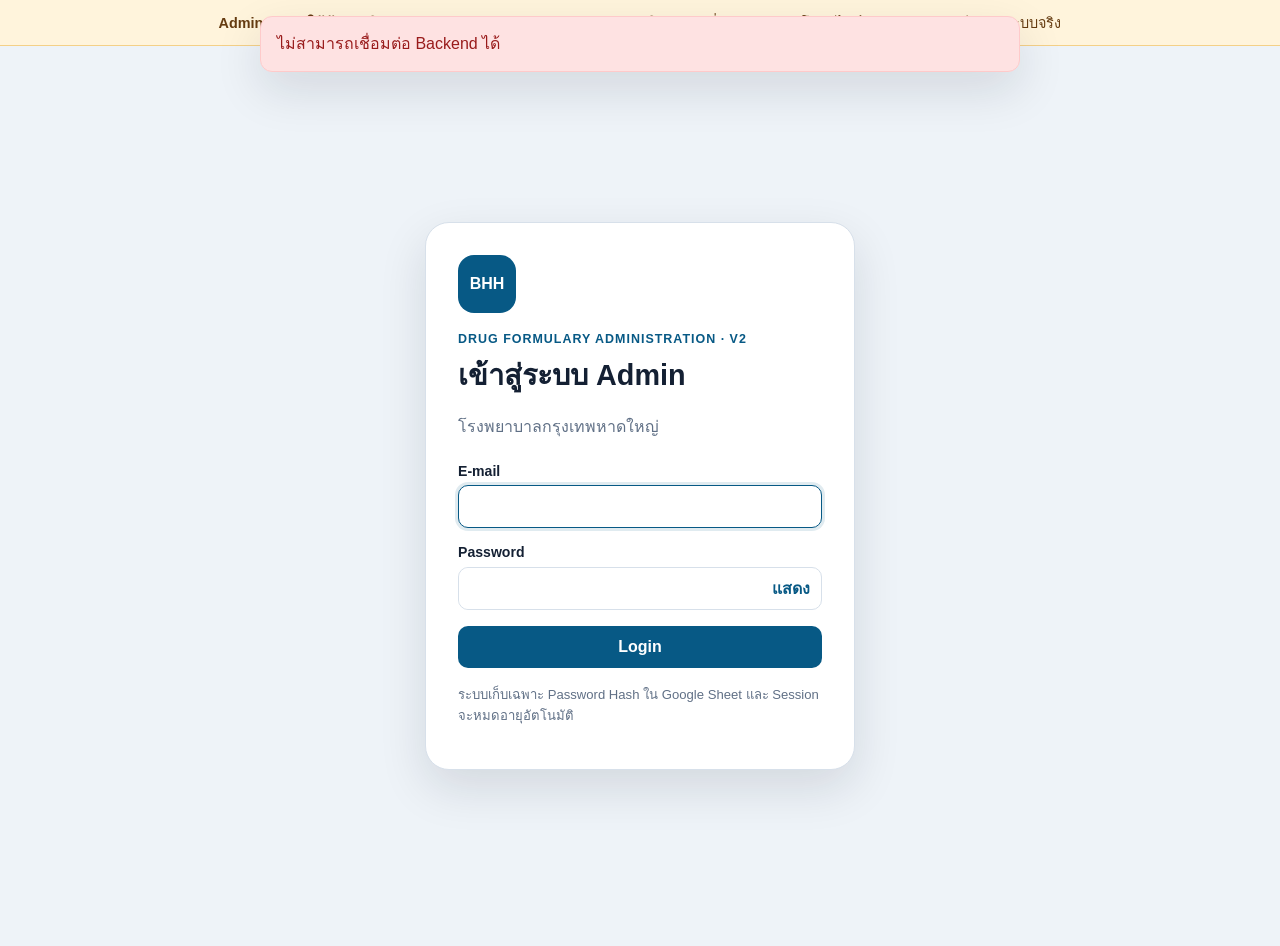
<file: v2/admin/index.html>
<!doctype html>
<html lang="th">
<head>
  <meta charset="utf-8">
  <meta name="viewport" content="width=device-width,initial-scale=1">
  <meta name="robots" content="noindex,nofollow,noarchive">
  <meta name="description" content="ระบบบริหารคำขอเสนอยาเข้าบัญชียา โรงพยาบาลกรุงเทพหาดใหญ่">
  <title>BHH Drug Formulary Admin V2</title>
  <link rel="manifest" href="./manifest.webmanifest">
  <link rel="stylesheet" href="./assets/admin.css">
</head>
<body>
  <div role="note" style="background:#fff4dc;border-bottom:1px solid #f4d087;color:#663c11;padding:11px 18px;text-align:center;font-size:.9rem">
    <strong>Admin V2 — ใช้ข้อมูลจริงจาก Google Sheets และ Google Drive เดิม</strong>
    การเปลี่ยนสถานะ อัปโหลดไฟล์ และสร้าง PDF มีผลกับระบบจริง
  </div>
  <div id="global-alert" class="global-alert hidden" role="alert"></div>

  <main id="login-view" class="login-layout">
    <section class="login-card" aria-labelledby="login-title">
      <div class="brand-mark">BHH</div>
      <p class="eyebrow">Drug Formulary Administration · V2</p>
      <h1 id="login-title">เข้าสู่ระบบ Admin</h1>
      <p id="login-hospital" class="muted">โรงพยาบาลกรุงเทพหาดใหญ่</p>
      <form id="login-form">
        <label class="field">
          <span>E-mail</span>
          <input id="login-email" type="email" autocomplete="username" required>
        </label>
        <label class="field">
          <span>Password</span>
          <div class="password-wrap">
            <input id="login-password" type="password" autocomplete="current-password" required>
            <button id="toggle-password" type="button" class="text-button">แสดง</button>
          </div>
        </label>
        <button id="login-button" type="submit" class="primary-button full">Login</button>
      </form>
      <p class="security-note">ระบบเก็บเฉพาะ Password Hash ใน Google Sheet และ Session จะหมดอายุอัตโนมัติ</p>
      <p id="login-system-info" class="version-text"></p>
    </section>
  </main>

  <div id="admin-view" class="admin-shell hidden">
    <header class="topbar">
      <div>
        <p class="eyebrow">Drug Formulary Admin · V2</p>
        <h1 id="admin-title">ระบบบริหารคำขอเสนอยา</h1>
      </div>
      <div class="user-area">
        <div>
          <strong id="admin-display-name"></strong>
          <span id="admin-email" class="muted small"></span>
        </div>
        <div class="user-actions">
          <button id="change-password-button" type="button" class="secondary-button">เปลี่ยน Password</button>
          <button id="logout-button" type="button" class="secondary-button">ออกจากระบบ</button>
        </div>
      </div>
    </header>

    <main class="page-container">
      <section id="summary-cards" class="summary-grid" aria-label="สรุปรายการ"></section>

      <section class="panel">
        <div class="panel-head responsive-head">
          <div>
            <h2>รายการยา</h2>
            <p class="muted">ค้นหาจากเลขคำขอ ชื่อยา ความแรง หรือรูปแบบยา</p>
          </div>
          <button id="refresh-button" type="button" class="secondary-button">รีเฟรช</button>
        </div>
        <form id="filter-form" class="filter-row">
          <label class="field grow">
            <span>ค้นหา</span>
            <input id="search-input" placeholder="เช่น DF-2026-0001 หรือ Brand Name">
          </label>
          <label class="field">
            <span>สถานะ</span>
            <select id="status-filter">
              <option value="">ทุกสถานะ</option>
            </select>
          </label>
          <button type="submit" class="primary-button filter-button">ค้นหา</button>
        </form>
        <div id="table-loading" class="loading-state hidden">กำลังโหลดรายการ…</div>
        <div class="table-wrap">
          <table>
            <thead>
              <tr>
                <th>เลขคำขอ</th>
                <th>ผลิตภัณฑ์</th>
                <th>สถานะ</th>
                <th>วันที่ Submit</th>
                <th>แบบเซ็น</th>
                <th></th>
              </tr>
            </thead>
            <tbody id="submission-tbody"></tbody>
          </table>
        </div>
        <p id="empty-state" class="empty-state hidden">ไม่พบรายการตามเงื่อนไข</p>
      </section>
    </main>
  </div>

  <div id="detail-backdrop" class="backdrop hidden"></div>
  <aside id="detail-drawer" class="detail-drawer hidden" aria-label="รายละเอียดคำขอ">
    <header class="drawer-head">
      <div>
        <p id="detail-submission-no" class="eyebrow"></p>
        <h2 id="detail-product-name">รายละเอียดคำขอ</h2>
      </div>
      <button id="close-detail-button" type="button" class="icon-button" aria-label="ปิด">×</button>
    </header>
    <div id="detail-loading" class="loading-state">กำลังโหลดรายละเอียด…</div>
    <div id="detail-content" class="drawer-content hidden">
      <section id="detail-overview" class="detail-section"></section>
      <section class="detail-section">
        <h3>จัดการสถานะ</h3>
        <form id="status-update-form" class="stack-form">
          <label class="field">
            <span>สถานะใหม่</span>
            <select id="new-status-select" required></select>
          </label>
          <label id="reject-reason-field" class="field hidden">
            <span>เหตุผลที่ไม่ผ่าน *</span>
            <textarea id="reject-reason" rows="3"></textarea>
          </label>
          <label class="field">
            <span>หมายเหตุ</span>
            <textarea id="status-note" rows="2"></textarea>
          </label>
          <button type="submit" class="primary-button">บันทึกสถานะ</button>
        </form>
      </section>
      <section class="detail-section">
        <h3>แบบฟอร์มแพทย์ลงนามแล้ว</h3>
        <form id="signed-upload-form" class="stack-form">
          <label class="field">
            <span>เลือกไฟล์ PDF</span>
            <input id="signed-file-input" type="file" accept="application/pdf,.pdf" required>
          </label>
          <button type="submit" class="primary-button">อัปโหลดแบบฟอร์มหลังเซ็น</button>
        </form>
      </section>
      <section class="detail-section">
        <div class="section-row">
          <div>
            <h3>เอกสารประกอบ</h3>
            <p class="muted small">สามารถ Regenerate PDF จากข้อมูลที่บันทึกในคำขอนี้ โดยระบบจะเก็บ PDF เวอร์ชันเดิมไว้</p>
          </div>
        </div>
        <form id="regenerate-pdf-form" class="stack-form regenerate-pdf-form">
          <label class="field">
            <span>เหตุผลในการสร้าง PDF ใหม่ *</span>
            <textarea id="regenerate-pdf-reason" rows="2" maxlength="500" placeholder="เช่น ปรับ Template ใหม่ / แก้ไขข้อมูลหลังตรวจสอบ" required></textarea>
          </label>
          <p id="regenerate-pdf-warning" class="warning-note hidden">
            คำขอนี้มีแบบฟอร์มที่ลงนามแล้ว เมื่อ Regenerate ระบบจะเก็บไฟล์ลงนามเดิมเป็นประวัติ เปลี่ยนเป็น Superseded และให้คำขอกลับไปรอลงนาม PDF ฉบับใหม่
          </p>
          <div class="regenerate-pdf-actions">
            <button id="regenerate-pdf-button" type="submit" class="secondary-button">Regenerate PDF</button>
          </div>
        </form>
        <div id="document-list" class="document-list"></div>
      </section>
      <section class="detail-section">
        <h3>ประวัติสถานะ</h3>
        <div id="history-list" class="timeline"></div>
      </section>
    </div>
  </aside>


  <div id="password-modal-backdrop" class="backdrop hidden"></div>
  <section id="password-modal" class="modal-card hidden" role="dialog" aria-modal="true" aria-labelledby="password-modal-title">
    <header class="modal-head">
      <div>
        <p class="eyebrow">Account Security</p>
        <h2 id="password-modal-title">เปลี่ยน Password</h2>
      </div>
      <button id="close-password-modal" type="button" class="icon-button" aria-label="ปิด">×</button>
    </header>
    <form id="change-password-form" class="modal-body">
      <label class="field">
        <span>Password ปัจจุบัน *</span>
        <div class="password-wrap">
          <input id="current-password" type="password" autocomplete="current-password" required>
          <button type="button" class="text-button" data-toggle-password="current-password">แสดง</button>
        </div>
      </label>
      <label class="field">
        <span>Password ใหม่ *</span>
        <div class="password-wrap">
          <input id="new-password" type="password" autocomplete="new-password" minlength="8" required>
          <button type="button" class="text-button" data-toggle-password="new-password">แสดง</button>
        </div>
      </label>
      <label class="field">
        <span>ยืนยัน Password ใหม่ *</span>
        <div class="password-wrap">
          <input id="confirm-new-password" type="password" autocomplete="new-password" minlength="8" required>
          <button type="button" class="text-button" data-toggle-password="confirm-new-password">แสดง</button>
        </div>
      </label>
      <p id="password-policy-text" class="security-note">อย่างน้อย 8 ตัวอักษร และต้องมีทั้งตัวอักษรกับตัวเลข</p>
      <div class="modal-actions">
        <button id="cancel-password-change" type="button" class="secondary-button">ยกเลิก</button>
        <button id="save-password-button" type="submit" class="primary-button">บันทึก Password ใหม่</button>
      </div>
    </form>
  </section>

  <div id="toast" class="toast hidden" role="status"></div>
  <script type="module" src="./js/app.js"></script>
</body>
</html>
</file>
<file: assets/styles.css>
:root {
  --bg: #f4f7fb;
  --surface: #ffffff;
  --surface-soft: #f8fafc;
  --text: #172033;
  --muted: #64748b;
  --primary: #075985;
  --primary-dark: #0c4a6e;
  --primary-soft: #e0f2fe;
  --success: #166534;
  --success-soft: #dcfce7;
  --warning: #92400e;
  --warning-soft: #fef3c7;
  --danger: #b91c1c;
  --danger-soft: #fee2e2;
  --border: #d8e0eb;
  --shadow: 0 16px 42px rgba(15, 23, 42, 0.08);
  --radius: 16px;
  font-family: "Noto Sans Thai", "Leelawadee UI", Tahoma, sans-serif;
  color: var(--text);
  background: var(--bg);
}

* { box-sizing: border-box; }
body { margin: 0; min-height: 100vh; background: var(--bg); color: var(--text); }
button, input, textarea, select { font: inherit; }
button { cursor: pointer; }
.hidden { display: none !important; }
.container { width: min(1240px, calc(100% - 32px)); margin: 0 auto; }

.site-header { background: linear-gradient(130deg, #0c4a6e, #0369a1); color: #fff; padding: 28px 0; }
.header-inner { display: flex; align-items: center; justify-content: space-between; gap: 24px; }
.eyebrow { margin: 0 0 6px; font-size: 0.78rem; font-weight: 800; letter-spacing: 0.12em; text-transform: uppercase; opacity: 0.8; }
h1 { margin: 0; font-size: clamp(1.55rem, 3vw, 2.25rem); }
.header-subtitle { margin: 6px 0 0; opacity: 0.88; }
.system-pill { border: 1px solid rgba(255,255,255,.35); background: rgba(255,255,255,.13); padding: 9px 14px; border-radius: 999px; white-space: nowrap; font-size: .9rem; }
.system-pill.ready { background: rgba(22,101,52,.28); }
.system-pill.error { background: rgba(185,28,28,.35); }

.main-layout { display: grid; grid-template-columns: 260px minmax(0, 1fr); gap: 24px; padding: 28px 0 48px; align-items: start; }
.sidebar { position: sticky; top: 20px; display: grid; gap: 16px; }
.stepper { list-style: none; margin: 0; padding: 16px; background: var(--surface); border: 1px solid var(--border); border-radius: var(--radius); box-shadow: var(--shadow); }
.stepper li { position: relative; display: flex; gap: 10px; padding: 10px 8px; color: var(--muted); font-size: .92rem; }
.stepper li::before { content: attr(data-index); flex: 0 0 28px; height: 28px; border-radius: 50%; display: grid; place-items: center; background: #e2e8f0; color: #475569; font-weight: 800; }
.stepper li.active { color: var(--primary-dark); font-weight: 800; }
.stepper li.active::before { background: var(--primary); color: white; }
.stepper li.complete::before { content: "✓"; background: var(--success); color: white; }
.help-card { background: var(--surface); border: 1px solid var(--border); border-radius: var(--radius); padding: 16px; }
.help-card h2 { margin: 0 0 8px; font-size: 1rem; }
.help-card p { margin: 0; color: var(--muted); line-height: 1.6; font-size: .87rem; }
.template-list { display: grid; gap: 8px; }
.template-button { width: 100%; text-align: left; border: 1px solid var(--border); background: var(--surface-soft); border-radius: 10px; padding: 10px; color: var(--primary-dark); }
.template-button small { display: block; color: var(--muted); margin-top: 3px; }

.content-panel { background: var(--surface); border: 1px solid var(--border); border-radius: var(--radius); box-shadow: var(--shadow); min-width: 0; padding: 28px; }
.form-step { display: none; }
.form-step.active { display: block; animation: fade-in .18s ease-out; }
@keyframes fade-in { from { opacity: 0; transform: translateY(4px); } to { opacity: 1; transform: none; } }
.section-heading { display: flex; gap: 14px; align-items: flex-start; margin-bottom: 24px; }
.section-heading h2 { margin: 1px 0 4px; font-size: 1.45rem; }
.section-heading p { margin: 0; color: var(--muted); }
.section-number { display: grid; place-items: center; flex: 0 0 38px; height: 38px; border-radius: 12px; background: var(--primary-soft); color: var(--primary-dark); font-weight: 900; }

fieldset { border: 0; padding: 0; margin: 0 0 28px; }
legend { width: 100%; padding: 0 0 10px; margin-bottom: 16px; border-bottom: 1px solid var(--border); font-weight: 800; color: #334155; }
.grid { display: grid; gap: 16px; }
.two-columns { grid-template-columns: repeat(2, minmax(0, 1fr)); }
.field { display: grid; gap: 7px; min-width: 0; }
.field > span, .choice-label { font-weight: 700; font-size: .92rem; color: #334155; }
.field.full { grid-column: 1 / -1; }
input, textarea, select { width: 100%; border: 1px solid #cbd5e1; border-radius: 10px; background: #fff; color: var(--text); padding: 11px 12px; outline: none; transition: border-color .15s, box-shadow .15s; }
textarea { resize: vertical; line-height: 1.55; }
input:focus, textarea:focus, select:focus { border-color: #0284c7; box-shadow: 0 0 0 3px rgba(14,165,233,.13); }
input.invalid, textarea.invalid, select.invalid { border-color: var(--danger); box-shadow: 0 0 0 3px rgba(185,28,28,.08); }
.choice-grid { display: grid; grid-template-columns: repeat(2, minmax(0,1fr)); gap: 16px; }
.choice-group { border: 1px solid var(--border); background: var(--surface-soft); border-radius: 12px; padding: 14px; display: flex; gap: 16px; flex-wrap: wrap; }
.choice-group .choice-label { flex-basis: 100%; }
.choice-group label, .inline-options label { display: inline-flex; align-items: center; gap: 7px; }
.choice-group input, .inline-options input, .declaration input { width: auto; }
.inline-options { display: flex; gap: 18px; padding-top: 8px; }

.primary-button, .secondary-button, .text-button, .icon-button { border: 0; border-radius: 10px; padding: 10px 16px; font-weight: 800; }
.primary-button { background: var(--primary); color: white; }
.primary-button:hover { background: var(--primary-dark); }
.primary-button:disabled { opacity: .55; cursor: not-allowed; }
.secondary-button { background: #e2e8f0; color: #334155; }
.secondary-button:hover { background: #cbd5e1; }
.text-button { background: transparent; padding: 8px 0; }
.icon-button { padding: 8px 10px; background: var(--primary-soft); color: var(--primary-dark); }
.danger-text { color: var(--danger) !important; }
.form-actions { display: flex; align-items: center; padding-top: 24px; border-top: 1px solid var(--border); }
.action-spacer { flex: 1; }

.alert { margin-bottom: 18px; padding: 13px 15px; border-radius: 12px; border: 1px solid transparent; line-height: 1.55; }
.alert.info { background: var(--primary-soft); color: var(--primary-dark); border-color: #bae6fd; }
.alert.success { background: var(--success-soft); color: var(--success); border-color: #bbf7d0; }
.alert.warning { background: var(--warning-soft); color: var(--warning); border-color: #fde68a; }
.alert.error { background: var(--danger-soft); color: var(--danger); border-color: #fecaca; }
.inline-status { margin: 14px 0 10px; padding: 10px 12px; border-radius: 10px; font-size: .9rem; }
.inline-status.neutral { background: #f1f5f9; color: #475569; }
.inline-status.success { background: var(--success-soft); color: var(--success); }
.inline-status.error { background: var(--danger-soft); color: var(--danger); }
.inline-status.loading { background: var(--primary-soft); color: var(--primary-dark); }

.repeat-list { display: grid; gap: 12px; margin-bottom: 12px; }
.approver-card { position: relative; border: 1px solid var(--border); border-radius: 12px; background: var(--surface-soft); padding: 14px; }
.approver-card h3 { margin: 0 0 12px; font-size: 1rem; }
.remove-approver { position: absolute; top: 10px; right: 10px; border: 0; color: var(--danger); background: transparent; font-weight: 800; }

.document-list { display: grid; gap: 14px; }
.document-card { border: 1px solid var(--border); border-radius: 14px; padding: 16px; background: var(--surface-soft); }
.document-card.conditional-hidden { display: none; }
.document-head { display: flex; justify-content: space-between; gap: 14px; align-items: flex-start; margin-bottom: 10px; }
.document-title { margin: 0; font-size: 1rem; }
.document-description { margin: 4px 0 0; color: var(--muted); font-size: .88rem; }
.required-chip { background: var(--danger-soft); color: var(--danger); border-radius: 999px; padding: 4px 9px; font-size: .75rem; font-weight: 800; white-space: nowrap; }
.conditional-chip { background: var(--warning-soft); color: var(--warning); }
.document-upload-actions { display: flex; align-items: center; gap: 10px; }
.document-upload-actions .file-input { flex: 1 1 320px; min-width: 0; }
.inline-template-button { flex: 0 0 auto; white-space: nowrap; }
.file-input { padding: 9px; background: white; }
.file-list { margin: 10px 0 0; padding: 0; list-style: none; display: grid; gap: 6px; }
.file-list li { display: flex; justify-content: space-between; gap: 10px; font-size: .86rem; color: #475569; }
.research-metadata { display: grid; gap: 12px; margin-top: 12px; }
.research-card { border-top: 1px dashed var(--border); padding-top: 12px; }
.research-card h4 { margin: 0 0 10px; }
.upload-summary { margin-top: 18px; padding: 14px; border-radius: 12px; background: #f1f5f9; }

.review-content { display: grid; gap: 16px; margin-bottom: 22px; }
.review-section { border: 1px solid var(--border); border-radius: 12px; overflow: hidden; }
.review-section h3 { margin: 0; padding: 12px 14px; background: var(--surface-soft); font-size: 1rem; }
.review-grid { display: grid; grid-template-columns: repeat(2, minmax(0,1fr)); gap: 0; }
.review-item { padding: 10px 14px; border-top: 1px solid var(--border); min-width: 0; }
.review-item strong { display: block; font-size: .8rem; color: var(--muted); margin-bottom: 3px; }
.review-item span { white-space: pre-wrap; overflow-wrap: anywhere; }
.declaration { display: flex; align-items: flex-start; gap: 10px; border: 1px solid #bae6fd; background: var(--primary-soft); border-radius: 12px; padding: 14px; line-height: 1.55; }
.progress-panel { margin-top: 18px; }
.progress-track { height: 10px; background: #e2e8f0; border-radius: 999px; overflow: hidden; }
.progress-bar { height: 100%; width: 0%; background: var(--primary); transition: width .2s; }
.progress-panel p { margin: 8px 0 0; color: var(--muted); }

.success-panel { text-align: center; padding: 24px 10px; }
.success-icon { width: 72px; height: 72px; display: grid; place-items: center; margin: 0 auto 16px; border-radius: 50%; background: var(--success-soft); color: var(--success); font-size: 2.4rem; font-weight: 900; }
.success-panel h2 { margin: 0 0 14px; font-size: 1.8rem; }
.submission-number { display: inline-flex; align-items: center; gap: 10px; border: 1px solid var(--border); border-radius: 12px; padding: 10px 12px; font-size: 1.25rem; font-weight: 900; }
.status-badge { display: inline-block; padding: 7px 12px; border-radius: 999px; background: var(--warning-soft); color: var(--warning); font-weight: 800; }
.success-actions { display: flex; gap: 10px; justify-content: center; flex-wrap: wrap; margin-top: 22px; }
.security-note { margin: 20px auto 0; max-width: 680px; color: var(--muted); font-size: .9rem; }

.site-footer { border-top: 1px solid var(--border); background: white; color: var(--muted); padding: 18px 0; font-size: .85rem; }
.toast { position: fixed; right: 20px; bottom: 20px; z-index: 20; max-width: min(420px, calc(100% - 40px)); background: #0f172a; color: white; padding: 12px 16px; border-radius: 10px; box-shadow: var(--shadow); }

@media (max-width: 900px) {
  .main-layout { grid-template-columns: 1fr; }
  .sidebar { position: static; }
  .stepper { display: flex; overflow-x: auto; gap: 4px; }
  .stepper li { min-width: 155px; }
  .help-card { display: none; }
}

@media (max-width: 640px) {
  .container { width: min(100% - 20px, 1240px); }
  .site-header { padding: 20px 0; }
  .header-inner { align-items: flex-start; flex-direction: column; }
  .content-panel { padding: 18px 14px; border-radius: 12px; }
  .two-columns, .choice-grid, .review-grid { grid-template-columns: 1fr; }
  .field.full { grid-column: auto; }
  .form-actions { gap: 8px; }
  .form-actions button { flex: 1; }
  .action-spacer { display: none; }
  .document-head { flex-direction: column; }
  .document-upload-actions { align-items: stretch; flex-direction: column; }
  .inline-template-button { width: 100%; }
}


/* Form v1.3 structured proposal + submission terms */
.stacked-options {
  display: grid;
  gap: 0.7rem;
  margin-top: 0.5rem;
}

.stacked-options > label:not(.conditional-detail) {
  display: flex;
  align-items: flex-start;
  gap: 0.55rem;
  line-height: 1.45;
}

.conditional-detail {
  margin-left: 1.8rem;
}

.urgent-duration-fields {
  margin: 0.45rem 0 0.6rem;
}

.terms-card {
  margin: 1.25rem 0;
  padding: 1rem 1.1rem;
  border: 1px solid var(--border-color, #d8dee8);
  border-radius: 12px;
  background: var(--surface-soft, #f8fafc);
}

.terms-card h3 {
  margin-top: 0;
}

.terms-card ul {
  margin: 0.65rem 0 0;
  padding-left: 1.25rem;
}

.terms-card li + li {
  margin-top: 0.45rem;
}

.document-upload-actions {
  flex-wrap: wrap;
}


/* v1.3.2 prominent example/template downloads */
.document-resource-panel {
  margin-top: 10px;
  padding: 12px;
  border: 1px solid #bae6fd;
  border-radius: 12px;
  background: linear-gradient(135deg, var(--primary-soft), #f8fafc 72%);
}

.document-resource-heading {
  display: flex;
  align-items: baseline;
  gap: 8px 12px;
  flex-wrap: wrap;
  color: var(--primary-dark);
}

.document-resource-heading strong {
  font-size: .9rem;
}

.document-resource-heading span {
  color: var(--muted);
  font-size: .82rem;
}

.document-resource-list {
  display: flex;
  flex-wrap: wrap;
  gap: 10px;
  margin-top: 9px;
}

.inline-resource-button {
  position: relative;
  display: inline-flex;
  align-items: center;
  gap: 10px;
  min-height: 54px;
  max-width: 100%;
  border: 1px solid var(--border);
  border-radius: 11px;
  background: #fff;
  color: #334155;
  padding: 9px 12px;
  text-align: left;
  font-weight: 700;
  transition: transform .15s ease, border-color .15s ease, box-shadow .15s ease, background .15s ease;
}

.inline-resource-button:hover {
  transform: translateY(-1px);
  border-color: #94a3b8;
  box-shadow: 0 6px 16px rgba(15, 23, 42, .08);
}

.inline-resource-button--example {
  border-color: #7dd3fc;
  color: var(--primary-dark);
  box-shadow: 0 5px 14px rgba(3, 105, 161, .09);
}

.inline-resource-button--example:hover {
  border-color: #38bdf8;
  background: #f0f9ff;
  box-shadow: 0 8px 18px rgba(3, 105, 161, .14);
}

.inline-resource-icon {
  display: grid;
  place-items: center;
  flex: 0 0 32px;
  width: 32px;
  height: 32px;
  border-radius: 9px;
  background: var(--primary-soft);
  color: var(--primary-dark);
  font-size: 1rem;
  font-weight: 900;
}

.inline-resource-copy {
  display: grid;
  min-width: 0;
  line-height: 1.25;
}

.inline-resource-copy strong {
  font-size: .9rem;
}

.inline-resource-copy small {
  margin-top: 3px;
  color: var(--muted);
  font-size: .76rem;
  font-weight: 500;
  white-space: normal;
}

.example-chip {
  flex: 0 0 auto;
  margin-left: 4px;
  border-radius: 999px;
  background: var(--primary);
  color: #fff;
  padding: 3px 7px;
  font-size: .68rem;
  font-weight: 800;
}

@media (max-width: 640px) {
  .document-resource-list {
    display: grid;
    grid-template-columns: 1fr;
  }

  .inline-resource-button {
    width: 100%;
  }

  .example-chip {
    margin-left: auto;
  }
}
</file>
<file: admin/assets/admin.css>
:root {
  --bg: #eef3f8;
  --surface: #ffffff;
  --surface-soft: #f8fafc;
  --text: #142033;
  --muted: #607086;
  --border: #d7e0ea;
  --primary: #075985;
  --primary-dark: #0c4a6e;
  --success: #166534;
  --warning: #92400e;
  --danger: #b91c1c;
  --shadow: 0 18px 48px rgba(15, 23, 42, 0.12);
  --radius: 16px;
  font-family: "Noto Sans Thai", "Leelawadee UI", Tahoma, sans-serif;
  color: var(--text);
  background: var(--bg);
}

* { box-sizing: border-box; }
body { margin: 0; min-height: 100vh; background: var(--bg); }
button, input, select, textarea { font: inherit; }
button { cursor: pointer; }
.hidden { display: none !important; }
.muted { color: var(--muted); }
.small { font-size: .84rem; display: block; }
.eyebrow { margin: 0 0 .35rem; color: var(--primary); text-transform: uppercase; letter-spacing: .08em; font-size: .78rem; font-weight: 800; }

.global-alert {
  position: fixed; top: 1rem; left: 50%; transform: translateX(-50%); z-index: 80;
  width: min(92vw, 760px); padding: .9rem 1rem; border-radius: 12px;
  background: #fee2e2; color: #991b1b; border: 1px solid #fecaca; box-shadow: var(--shadow);
}

.login-layout { min-height: 100vh; display: grid; place-items: center; padding: 1.5rem; }
.login-card { width: min(100%, 430px); background: var(--surface); border: 1px solid var(--border); border-radius: 24px; padding: 2rem; box-shadow: var(--shadow); }
.brand-mark { width: 58px; height: 58px; border-radius: 16px; display: grid; place-items: center; background: var(--primary); color: #fff; font-weight: 900; margin-bottom: 1.2rem; }
.login-card h1 { margin: 0; font-size: 1.8rem; }
.login-card form { display: grid; gap: 1rem; margin-top: 1.5rem; }
.security-note { font-size: .82rem; color: var(--muted); margin: 1rem 0 0; }
.version-text { font-size: .76rem; color: var(--muted); margin: .7rem 0 0; }

.field { display: grid; gap: .4rem; min-width: 0; }
.field > span { font-weight: 700; font-size: .88rem; }
.field input, .field select, .field textarea {
  width: 100%; border: 1px solid var(--border); border-radius: 10px; padding: .72rem .8rem;
  color: var(--text); background: #fff; outline: none;
}
.field input:focus, .field select:focus, .field textarea:focus { border-color: var(--primary); box-shadow: 0 0 0 3px rgba(7, 89, 133, .12); }
.password-wrap { display: grid; grid-template-columns: 1fr auto; align-items: center; border: 1px solid var(--border); border-radius: 10px; background: #fff; }
.password-wrap input { border: 0; box-shadow: none !important; }
.text-button { border: 0; background: transparent; color: var(--primary); font-weight: 700; padding: .5rem .7rem; }

.primary-button, .secondary-button, .icon-button {
  border-radius: 10px; padding: .68rem .95rem; font-weight: 800; border: 1px solid transparent;
}
.primary-button { background: var(--primary); color: #fff; }
.primary-button:hover { background: var(--primary-dark); }
.primary-button:disabled { opacity: .55; cursor: not-allowed; }
.secondary-button { background: #fff; color: var(--primary); border-color: #b8cada; }
.icon-button { width: 38px; height: 38px; display: grid; place-items: center; padding: 0; background: #fff; border-color: var(--border); font-size: 1.4rem; }
.full { width: 100%; }

.admin-shell { min-height: 100vh; }
.topbar { position: sticky; top: 0; z-index: 20; display: flex; justify-content: space-between; align-items: center; gap: 1rem; background: rgba(255,255,255,.96); border-bottom: 1px solid var(--border); padding: 1rem clamp(1rem, 4vw, 3rem); backdrop-filter: blur(10px); }
.topbar h1 { margin: 0; font-size: 1.35rem; }
.user-area { display: flex; align-items: center; gap: 1rem; text-align: right; }
.user-actions { display: flex; align-items: center; gap: .55rem; }
.page-container { width: min(1500px, 100%); margin: 0 auto; padding: 1.4rem clamp(1rem, 4vw, 3rem) 3rem; }

.summary-grid { display: grid; grid-template-columns: repeat(4, minmax(0, 1fr)); gap: 1rem; margin-bottom: 1rem; }
.summary-card { background: var(--surface); border: 1px solid var(--border); border-radius: var(--radius); padding: 1.1rem; box-shadow: 0 8px 24px rgba(15,23,42,.05); }
.summary-card span { color: var(--muted); font-size: .85rem; }
.summary-card strong { display: block; font-size: 1.9rem; margin-top: .25rem; }

.panel { background: var(--surface); border: 1px solid var(--border); border-radius: var(--radius); padding: 1.2rem; box-shadow: 0 8px 24px rgba(15,23,42,.05); }
.panel-head, .section-row { display: flex; align-items: center; justify-content: space-between; gap: 1rem; }
.panel-head h2, .detail-section h3 { margin: 0; }
.panel-head p { margin: .2rem 0 0; }
.filter-row { display: grid; grid-template-columns: minmax(260px, 1fr) 230px auto; gap: .8rem; align-items: end; margin: 1rem 0; }
.grow { min-width: 0; }
.filter-button { min-height: 43px; }
.table-wrap { width: 100%; overflow-x: auto; }
table { width: 100%; border-collapse: collapse; min-width: 850px; }
th, td { padding: .8rem .65rem; text-align: left; border-bottom: 1px solid #e8edf3; vertical-align: top; }
th { color: var(--muted); font-size: .8rem; text-transform: uppercase; letter-spacing: .03em; }
tbody tr:hover { background: #f8fbfd; }
.product-cell strong, .product-cell span { display: block; }
.status-badge { display: inline-flex; align-items: center; border-radius: 999px; padding: .28rem .58rem; background: #e0f2fe; color: #075985; font-size: .78rem; font-weight: 800; white-space: nowrap; }
.yes-chip, .no-chip { display: inline-flex; border-radius: 999px; padding: .22rem .5rem; font-size: .76rem; font-weight: 800; }
.yes-chip { background: #dcfce7; color: #166534; }
.no-chip { background: #f1f5f9; color: #64748b; }
.loading-state, .empty-state { padding: 2rem; text-align: center; color: var(--muted); }

.backdrop { position: fixed; inset: 0; background: rgba(15,23,42,.38); z-index: 40; }
.detail-drawer { position: fixed; top: 0; right: 0; bottom: 0; z-index: 50; width: min(760px, 96vw); background: var(--surface); box-shadow: -18px 0 48px rgba(15,23,42,.2); display: flex; flex-direction: column; }
.drawer-head { display: flex; align-items: center; justify-content: space-between; gap: 1rem; padding: 1.1rem 1.2rem; border-bottom: 1px solid var(--border); }
.drawer-head h2 { margin: 0; }
.drawer-content { overflow-y: auto; padding: 1rem 1.2rem 2rem; }
.detail-section { border: 1px solid var(--border); border-radius: 14px; padding: 1rem; margin-bottom: 1rem; background: var(--surface); }
.detail-grid { display: grid; grid-template-columns: repeat(2, minmax(0,1fr)); gap: .7rem; margin-top: .8rem; }
.detail-item { background: var(--surface-soft); border-radius: 10px; padding: .7rem; min-width: 0; }
.detail-item strong, .detail-item span { display: block; overflow-wrap: anywhere; }
.detail-item strong { font-size: .78rem; color: var(--muted); margin-bottom: .25rem; }
.stack-form { display: grid; gap: .8rem; margin-top: .8rem; }
.document-list { display: grid; gap: .55rem; margin-top: .8rem; }
.document-item { display: grid; grid-template-columns: minmax(0,1fr) auto; gap: .8rem; align-items: center; border: 1px solid var(--border); border-radius: 10px; padding: .7rem; }
.document-item strong, .document-item span { display: block; overflow-wrap: anywhere; }
.document-item span { color: var(--muted); font-size: .8rem; }
.timeline { display: grid; gap: .7rem; margin-top: .8rem; }
.timeline-item { border-left: 3px solid #bae6fd; padding-left: .8rem; }
.timeline-item strong, .timeline-item span { display: block; }
.timeline-item span { color: var(--muted); font-size: .82rem; }


.modal-card {
  position: fixed; top: 50%; left: 50%; transform: translate(-50%, -50%); z-index: 60;
  width: min(92vw, 520px); max-height: 92vh; overflow-y: auto;
  background: var(--surface); border: 1px solid var(--border); border-radius: 18px;
  box-shadow: var(--shadow);
}
.modal-head { display: flex; align-items: center; justify-content: space-between; gap: 1rem; padding: 1.1rem 1.2rem; border-bottom: 1px solid var(--border); }
.modal-head h2 { margin: 0; }
.modal-body { display: grid; gap: 1rem; padding: 1.2rem; }
.modal-actions { display: flex; justify-content: flex-end; gap: .7rem; padding-top: .25rem; }

.toast { position: fixed; right: 1rem; bottom: 1rem; z-index: 90; background: #0f172a; color: #fff; padding: .8rem 1rem; border-radius: 10px; box-shadow: var(--shadow); }

@media (max-width: 900px) {
  .summary-grid { grid-template-columns: repeat(2, minmax(0,1fr)); }
  .filter-row { grid-template-columns: 1fr 1fr; }
  .filter-button { grid-column: 1 / -1; }
}

@media (max-width: 620px) {
  .topbar { align-items: flex-start; }
  .user-area { align-items: flex-end; flex-direction: column; gap: .5rem; }
  .user-actions { flex-wrap: wrap; justify-content: flex-end; }
  .modal-actions { flex-direction: column-reverse; }
  .modal-actions button { width: 100%; }
  .summary-grid { grid-template-columns: 1fr; }
  .filter-row, .detail-grid { grid-template-columns: 1fr; }
  .responsive-head { align-items: flex-start; }
  .login-card { padding: 1.35rem; }
}


/* v1.2.0 PDF regeneration */
.regenerate-pdf-form {
  margin: .9rem 0 1rem;
  padding: .85rem;
  border: 1px solid #bae6fd;
  border-radius: 12px;
  background: #f8fbfd;
}

.regenerate-pdf-actions {
  display: flex;
  justify-content: flex-end;
}

.warning-note {
  margin: 0;
  padding: .7rem .8rem;
  border: 1px solid #fcd34d;
  border-radius: 10px;
  background: #fffbeb;
  color: var(--warning);
  font-size: .82rem;
  line-height: 1.45;
}


.document-version-chip {
  display: inline-flex;
  align-items: center;
  margin-left: .35rem;
  padding: .16rem .42rem;
  border-radius: 999px;
  background: #dcfce7;
  color: var(--success);
  font-size: .68rem;
  font-weight: 800;
  vertical-align: middle;
}

.document-version-chip--superseded {
  background: #f1f5f9;
  color: var(--muted);
}

.document-review-note {
  margin-top: .2rem;
  color: var(--warning) !important;
  font-size: .76rem !important;
}

/* Pre-production: persistent Note/Comment column */
.comment-cell { max-width: 260px; min-width: 180px; overflow-wrap: anywhere; }
.comment-cell span { display: -webkit-box; -webkit-line-clamp: 2; -webkit-box-orient: vertical; overflow: hidden; }
.comment-cell small { display: block; color: var(--muted); margin-top: .3rem; }
#comment-list { margin-top: 1rem; }
</file>
<file: v2/assets/styles.css>
:root {
  --bg: #f4f7fb;
  --surface: #ffffff;
  --surface-soft: #f8fafc;
  --text: #172033;
  --muted: #64748b;
  --primary: #075985;
  --primary-dark: #0c4a6e;
  --primary-soft: #e0f2fe;
  --success: #166534;
  --success-soft: #dcfce7;
  --warning: #92400e;
  --warning-soft: #fef3c7;
  --danger: #b91c1c;
  --danger-soft: #fee2e2;
  --border: #d8e0eb;
  --shadow: 0 16px 42px rgba(15, 23, 42, 0.08);
  --radius: 16px;
  font-family: "Noto Sans Thai", "Leelawadee UI", Tahoma, sans-serif;
  color: var(--text);
  background: var(--bg);
}

* { box-sizing: border-box; }
body { margin: 0; min-height: 100vh; background: var(--bg); color: var(--text); }
button, input, textarea, select { font: inherit; }
button { cursor: pointer; }
.hidden { display: none !important; }
.container { width: min(1240px, calc(100% - 32px)); margin: 0 auto; }

.site-header { background: linear-gradient(130deg, #0c4a6e, #0369a1); color: #fff; padding: 28px 0; }
.header-inner { display: flex; align-items: center; justify-content: space-between; gap: 24px; }
.eyebrow { margin: 0 0 6px; font-size: 0.78rem; font-weight: 800; letter-spacing: 0.12em; text-transform: uppercase; opacity: 0.8; }
h1 { margin: 0; font-size: clamp(1.55rem, 3vw, 2.25rem); }
.header-subtitle { margin: 6px 0 0; opacity: 0.88; }
.system-pill { border: 1px solid rgba(255,255,255,.35); background: rgba(255,255,255,.13); padding: 9px 14px; border-radius: 999px; white-space: nowrap; font-size: .9rem; }
.system-pill.ready { background: rgba(22,101,52,.28); }
.system-pill.error { background: rgba(185,28,28,.35); }

.main-layout { display: grid; grid-template-columns: 260px minmax(0, 1fr); gap: 24px; padding: 28px 0 48px; align-items: start; }
.sidebar { position: sticky; top: 20px; display: grid; gap: 16px; }
.stepper { list-style: none; margin: 0; padding: 16px; background: var(--surface); border: 1px solid var(--border); border-radius: var(--radius); box-shadow: var(--shadow); }
.stepper li { position: relative; display: flex; gap: 10px; padding: 10px 8px; color: var(--muted); font-size: .92rem; }
.stepper li::before { content: attr(data-index); flex: 0 0 28px; height: 28px; border-radius: 50%; display: grid; place-items: center; background: #e2e8f0; color: #475569; font-weight: 800; }
.stepper li.active { color: var(--primary-dark); font-weight: 800; }
.stepper li.active::before { background: var(--primary); color: white; }
.stepper li.complete::before { content: "✓"; background: var(--success); color: white; }
.help-card { background: var(--surface); border: 1px solid var(--border); border-radius: var(--radius); padding: 16px; }
.help-card h2 { margin: 0 0 8px; font-size: 1rem; }
.help-card p { margin: 0; color: var(--muted); line-height: 1.6; font-size: .87rem; }
.template-list { display: grid; gap: 8px; }
.template-button { width: 100%; text-align: left; border: 1px solid var(--border); background: var(--surface-soft); border-radius: 10px; padding: 10px; color: var(--primary-dark); }
.template-button small { display: block; color: var(--muted); margin-top: 3px; }

.content-panel { background: var(--surface); border: 1px solid var(--border); border-radius: var(--radius); box-shadow: var(--shadow); min-width: 0; padding: 28px; }
.form-step { display: none; }
.form-step.active { display: block; animation: fade-in .18s ease-out; }
@keyframes fade-in { from { opacity: 0; transform: translateY(4px); } to { opacity: 1; transform: none; } }
.section-heading { display: flex; gap: 14px; align-items: flex-start; margin-bottom: 24px; }
.section-heading h2 { margin: 1px 0 4px; font-size: 1.45rem; }
.section-heading p { margin: 0; color: var(--muted); }
.section-number { display: grid; place-items: center; flex: 0 0 38px; height: 38px; border-radius: 12px; background: var(--primary-soft); color: var(--primary-dark); font-weight: 900; }

fieldset { border: 0; padding: 0; margin: 0 0 28px; }
legend { width: 100%; padding: 0 0 10px; margin-bottom: 16px; border-bottom: 1px solid var(--border); font-weight: 800; color: #334155; }
.grid { display: grid; gap: 16px; }
.two-columns { grid-template-columns: repeat(2, minmax(0, 1fr)); }
.field { display: grid; gap: 7px; min-width: 0; }
.field > span, .choice-label { font-weight: 700; font-size: .92rem; color: #334155; }
.field.full { grid-column: 1 / -1; }
input, textarea, select { width: 100%; border: 1px solid #cbd5e1; border-radius: 10px; background: #fff; color: var(--text); padding: 11px 12px; outline: none; transition: border-color .15s, box-shadow .15s; }
textarea { resize: vertical; line-height: 1.55; }
input:focus, textarea:focus, select:focus { border-color: #0284c7; box-shadow: 0 0 0 3px rgba(14,165,233,.13); }
input.invalid, textarea.invalid, select.invalid { border-color: var(--danger); box-shadow: 0 0 0 3px rgba(185,28,28,.08); }
.choice-grid { display: grid; grid-template-columns: repeat(2, minmax(0,1fr)); gap: 16px; }
.choice-group { border: 1px solid var(--border); background: var(--surface-soft); border-radius: 12px; padding: 14px; display: flex; gap: 16px; flex-wrap: wrap; }
.choice-group .choice-label { flex-basis: 100%; }
.choice-group label, .inline-options label { display: inline-flex; align-items: center; gap: 7px; }
.choice-group input, .inline-options input, .declaration input { width: auto; }
.inline-options { display: flex; gap: 18px; padding-top: 8px; }

.primary-button, .secondary-button, .text-button, .icon-button { border: 0; border-radius: 10px; padding: 10px 16px; font-weight: 800; }
.primary-button { background: var(--primary); color: white; }
.primary-button:hover { background: var(--primary-dark); }
.primary-button:disabled { opacity: .55; cursor: not-allowed; }
.secondary-button { background: #e2e8f0; color: #334155; }
.secondary-button:hover { background: #cbd5e1; }
.text-button { background: transparent; padding: 8px 0; }
.icon-button { padding: 8px 10px; background: var(--primary-soft); color: var(--primary-dark); }
.danger-text { color: var(--danger) !important; }
.form-actions { display: flex; align-items: center; padding-top: 24px; border-top: 1px solid var(--border); }
.action-spacer { flex: 1; }

.alert { margin-bottom: 18px; padding: 13px 15px; border-radius: 12px; border: 1px solid transparent; line-height: 1.55; }
.alert.info { background: var(--primary-soft); color: var(--primary-dark); border-color: #bae6fd; }
.alert.success { background: var(--success-soft); color: var(--success); border-color: #bbf7d0; }
.alert.warning { background: var(--warning-soft); color: var(--warning); border-color: #fde68a; }
.alert.error { background: var(--danger-soft); color: var(--danger); border-color: #fecaca; }
.inline-status { margin: 14px 0 10px; padding: 10px 12px; border-radius: 10px; font-size: .9rem; }
.inline-status.neutral { background: #f1f5f9; color: #475569; }
.inline-status.success { background: var(--success-soft); color: var(--success); }
.inline-status.error { background: var(--danger-soft); color: var(--danger); }
.inline-status.loading { background: var(--primary-soft); color: var(--primary-dark); }

.repeat-list { display: grid; gap: 12px; margin-bottom: 12px; }
.approver-card { position: relative; border: 1px solid var(--border); border-radius: 12px; background: var(--surface-soft); padding: 14px; }
.approver-card h3 { margin: 0 0 12px; font-size: 1rem; }
.remove-approver { position: absolute; top: 10px; right: 10px; border: 0; color: var(--danger); background: transparent; font-weight: 800; }

.document-list { display: grid; gap: 14px; }
.document-card { border: 1px solid var(--border); border-radius: 14px; padding: 16px; background: var(--surface-soft); }
.document-card.conditional-hidden { display: none; }
.document-head { display: flex; justify-content: space-between; gap: 14px; align-items: flex-start; margin-bottom: 10px; }
.document-title { margin: 0; font-size: 1rem; }
.document-description { margin: 4px 0 0; color: var(--muted); font-size: .88rem; }
.required-chip { background: var(--danger-soft); color: var(--danger); border-radius: 999px; padding: 4px 9px; font-size: .75rem; font-weight: 800; white-space: nowrap; }
.conditional-chip { background: var(--warning-soft); color: var(--warning); }
.document-upload-actions { display: flex; align-items: center; gap: 10px; }
.document-upload-actions .file-input { flex: 1 1 320px; min-width: 0; }
.inline-template-button { flex: 0 0 auto; white-space: nowrap; }
.file-input { padding: 9px; background: white; }
.file-list { margin: 10px 0 0; padding: 0; list-style: none; display: grid; gap: 6px; }
.file-list li { display: flex; justify-content: space-between; gap: 10px; font-size: .86rem; color: #475569; }
.research-metadata { display: grid; gap: 12px; margin-top: 12px; }
.research-card { border-top: 1px dashed var(--border); padding-top: 12px; }
.research-card h4 { margin: 0 0 10px; }
.upload-summary { margin-top: 18px; padding: 14px; border-radius: 12px; background: #f1f5f9; }

.review-content { display: grid; gap: 16px; margin-bottom: 22px; }
.review-section { border: 1px solid var(--border); border-radius: 12px; overflow: hidden; }
.review-section h3 { margin: 0; padding: 12px 14px; background: var(--surface-soft); font-size: 1rem; }
.review-grid { display: grid; grid-template-columns: repeat(2, minmax(0,1fr)); gap: 0; }
.review-item { padding: 10px 14px; border-top: 1px solid var(--border); min-width: 0; }
.review-item strong { display: block; font-size: .8rem; color: var(--muted); margin-bottom: 3px; }
.review-item span { white-space: pre-wrap; overflow-wrap: anywhere; }
.declaration { display: flex; align-items: flex-start; gap: 10px; border: 1px solid #bae6fd; background: var(--primary-soft); border-radius: 12px; padding: 14px; line-height: 1.55; }
.progress-panel { margin-top: 18px; }
.progress-track { height: 10px; background: #e2e8f0; border-radius: 999px; overflow: hidden; }
.progress-bar { height: 100%; width: 0%; background: var(--primary); transition: width .2s; }
.progress-panel p { margin: 8px 0 0; color: var(--muted); }

.success-panel { text-align: center; padding: 24px 10px; }
.success-icon { width: 72px; height: 72px; display: grid; place-items: center; margin: 0 auto 16px; border-radius: 50%; background: var(--success-soft); color: var(--success); font-size: 2.4rem; font-weight: 900; }
.success-panel h2 { margin: 0 0 14px; font-size: 1.8rem; }
.submission-number { display: inline-flex; align-items: center; gap: 10px; border: 1px solid var(--border); border-radius: 12px; padding: 10px 12px; font-size: 1.25rem; font-weight: 900; }
.status-badge { display: inline-block; padding: 7px 12px; border-radius: 999px; background: var(--warning-soft); color: var(--warning); font-weight: 800; }
.success-actions { display: flex; gap: 10px; justify-content: center; flex-wrap: wrap; margin-top: 22px; }
.security-note { margin: 20px auto 0; max-width: 680px; color: var(--muted); font-size: .9rem; }

.site-footer { border-top: 1px solid var(--border); background: white; color: var(--muted); padding: 18px 0; font-size: .85rem; }
.toast { position: fixed; right: 20px; bottom: 20px; z-index: 20; max-width: min(420px, calc(100% - 40px)); background: #0f172a; color: white; padding: 12px 16px; border-radius: 10px; box-shadow: var(--shadow); }

@media (max-width: 900px) {
  .main-layout { grid-template-columns: 1fr; }
  .sidebar { position: static; }
  .stepper { display: flex; overflow-x: auto; gap: 4px; }
  .stepper li { min-width: 155px; }
  .help-card { display: none; }
}

@media (max-width: 640px) {
  .container { width: min(100% - 20px, 1240px); }
  .site-header { padding: 20px 0; }
  .header-inner { align-items: flex-start; flex-direction: column; }
  .content-panel { padding: 18px 14px; border-radius: 12px; }
  .two-columns, .choice-grid, .review-grid { grid-template-columns: 1fr; }
  .field.full { grid-column: auto; }
  .form-actions { gap: 8px; }
  .form-actions button { flex: 1; }
  .action-spacer { display: none; }
  .document-head { flex-direction: column; }
  .document-upload-actions { align-items: stretch; flex-direction: column; }
  .inline-template-button { width: 100%; }
}


/* Form v1.3 structured proposal + submission terms */
.stacked-options {
  display: grid;
  gap: 0.7rem;
  margin-top: 0.5rem;
}

.stacked-options > label:not(.conditional-detail) {
  display: flex;
  align-items: flex-start;
  gap: 0.55rem;
  line-height: 1.45;
}

.conditional-detail {
  margin-left: 1.8rem;
}

.urgent-duration-fields {
  margin: 0.45rem 0 0.6rem;
}

.terms-card {
  margin: 1.25rem 0;
  padding: 1rem 1.1rem;
  border: 1px solid var(--border-color, #d8dee8);
  border-radius: 12px;
  background: var(--surface-soft, #f8fafc);
}

.terms-card h3 {
  margin-top: 0;
}

.terms-card ul {
  margin: 0.65rem 0 0;
  padding-left: 1.25rem;
}

.terms-card li + li {
  margin-top: 0.45rem;
}

.document-upload-actions {
  flex-wrap: wrap;
}


/* v1.3.2 prominent example/template downloads */
.document-resource-panel {
  margin-top: 10px;
  padding: 12px;
  border: 1px solid #bae6fd;
  border-radius: 12px;
  background: linear-gradient(135deg, var(--primary-soft), #f8fafc 72%);
}

.document-resource-heading {
  display: flex;
  align-items: baseline;
  gap: 8px 12px;
  flex-wrap: wrap;
  color: var(--primary-dark);
}

.document-resource-heading strong {
  font-size: .9rem;
}

.document-resource-heading span {
  color: var(--muted);
  font-size: .82rem;
}

.document-resource-list {
  display: flex;
  flex-wrap: wrap;
  gap: 10px;
  margin-top: 9px;
}

.inline-resource-button {
  position: relative;
  display: inline-flex;
  align-items: center;
  gap: 10px;
  min-height: 54px;
  max-width: 100%;
  border: 1px solid var(--border);
  border-radius: 11px;
  background: #fff;
  color: #334155;
  padding: 9px 12px;
  text-align: left;
  font-weight: 700;
  transition: transform .15s ease, border-color .15s ease, box-shadow .15s ease, background .15s ease;
}

.inline-resource-button:hover {
  transform: translateY(-1px);
  border-color: #94a3b8;
  box-shadow: 0 6px 16px rgba(15, 23, 42, .08);
}

.inline-resource-button--example {
  border-color: #7dd3fc;
  color: var(--primary-dark);
  box-shadow: 0 5px 14px rgba(3, 105, 161, .09);
}

.inline-resource-button--example:hover {
  border-color: #38bdf8;
  background: #f0f9ff;
  box-shadow: 0 8px 18px rgba(3, 105, 161, .14);
}

.inline-resource-icon {
  display: grid;
  place-items: center;
  flex: 0 0 32px;
  width: 32px;
  height: 32px;
  border-radius: 9px;
  background: var(--primary-soft);
  color: var(--primary-dark);
  font-size: 1rem;
  font-weight: 900;
}

.inline-resource-copy {
  display: grid;
  min-width: 0;
  line-height: 1.25;
}

.inline-resource-copy strong {
  font-size: .9rem;
}

.inline-resource-copy small {
  margin-top: 3px;
  color: var(--muted);
  font-size: .76rem;
  font-weight: 500;
  white-space: normal;
}

.example-chip {
  flex: 0 0 auto;
  margin-left: 4px;
  border-radius: 999px;
  background: var(--primary);
  color: #fff;
  padding: 3px 7px;
  font-size: .68rem;
  font-weight: 800;
}

@media (max-width: 640px) {
  .document-resource-list {
    display: grid;
    grid-template-columns: 1fr;
  }

  .inline-resource-button {
    width: 100%;
  }

  .example-chip {
    margin-left: auto;
  }
}
</file>
<file: v2/admin/assets/admin.css>
:root {
  --bg: #eef3f8;
  --surface: #ffffff;
  --surface-soft: #f8fafc;
  --text: #142033;
  --muted: #607086;
  --border: #d7e0ea;
  --primary: #075985;
  --primary-dark: #0c4a6e;
  --success: #166534;
  --warning: #92400e;
  --danger: #b91c1c;
  --shadow: 0 18px 48px rgba(15, 23, 42, 0.12);
  --radius: 16px;
  font-family: "Noto Sans Thai", "Leelawadee UI", Tahoma, sans-serif;
  color: var(--text);
  background: var(--bg);
}

* { box-sizing: border-box; }
body { margin: 0; min-height: 100vh; background: var(--bg); }
button, input, select, textarea { font: inherit; }
button { cursor: pointer; }
.hidden { display: none !important; }
.muted { color: var(--muted); }
.small { font-size: .84rem; display: block; }
.eyebrow { margin: 0 0 .35rem; color: var(--primary); text-transform: uppercase; letter-spacing: .08em; font-size: .78rem; font-weight: 800; }

.global-alert {
  position: fixed; top: 1rem; left: 50%; transform: translateX(-50%); z-index: 80;
  width: min(92vw, 760px); padding: .9rem 1rem; border-radius: 12px;
  background: #fee2e2; color: #991b1b; border: 1px solid #fecaca; box-shadow: var(--shadow);
}

.login-layout { min-height: 100vh; display: grid; place-items: center; padding: 1.5rem; }
.login-card { width: min(100%, 430px); background: var(--surface); border: 1px solid var(--border); border-radius: 24px; padding: 2rem; box-shadow: var(--shadow); }
.brand-mark { width: 58px; height: 58px; border-radius: 16px; display: grid; place-items: center; background: var(--primary); color: #fff; font-weight: 900; margin-bottom: 1.2rem; }
.login-card h1 { margin: 0; font-size: 1.8rem; }
.login-card form { display: grid; gap: 1rem; margin-top: 1.5rem; }
.security-note { font-size: .82rem; color: var(--muted); margin: 1rem 0 0; }
.version-text { font-size: .76rem; color: var(--muted); margin: .7rem 0 0; }

.field { display: grid; gap: .4rem; min-width: 0; }
.field > span { font-weight: 700; font-size: .88rem; }
.field input, .field select, .field textarea {
  width: 100%; border: 1px solid var(--border); border-radius: 10px; padding: .72rem .8rem;
  color: var(--text); background: #fff; outline: none;
}
.field input:focus, .field select:focus, .field textarea:focus { border-color: var(--primary); box-shadow: 0 0 0 3px rgba(7, 89, 133, .12); }
.password-wrap { display: grid; grid-template-columns: 1fr auto; align-items: center; border: 1px solid var(--border); border-radius: 10px; background: #fff; }
.password-wrap input { border: 0; box-shadow: none !important; }
.text-button { border: 0; background: transparent; color: var(--primary); font-weight: 700; padding: .5rem .7rem; }

.primary-button, .secondary-button, .icon-button {
  border-radius: 10px; padding: .68rem .95rem; font-weight: 800; border: 1px solid transparent;
}
.primary-button { background: var(--primary); color: #fff; }
.primary-button:hover { background: var(--primary-dark); }
.primary-button:disabled { opacity: .55; cursor: not-allowed; }
.secondary-button { background: #fff; color: var(--primary); border-color: #b8cada; }
.icon-button { width: 38px; height: 38px; display: grid; place-items: center; padding: 0; background: #fff; border-color: var(--border); font-size: 1.4rem; }
.full { width: 100%; }

.admin-shell { min-height: 100vh; }
.topbar { position: sticky; top: 0; z-index: 20; display: flex; justify-content: space-between; align-items: center; gap: 1rem; background: rgba(255,255,255,.96); border-bottom: 1px solid var(--border); padding: 1rem clamp(1rem, 4vw, 3rem); backdrop-filter: blur(10px); }
.topbar h1 { margin: 0; font-size: 1.35rem; }
.user-area { display: flex; align-items: center; gap: 1rem; text-align: right; }
.user-actions { display: flex; align-items: center; gap: .55rem; }
.page-container { width: min(1500px, 100%); margin: 0 auto; padding: 1.4rem clamp(1rem, 4vw, 3rem) 3rem; }

.summary-grid { display: grid; grid-template-columns: repeat(4, minmax(0, 1fr)); gap: 1rem; margin-bottom: 1rem; }
.summary-card { background: var(--surface); border: 1px solid var(--border); border-radius: var(--radius); padding: 1.1rem; box-shadow: 0 8px 24px rgba(15,23,42,.05); }
.summary-card span { color: var(--muted); font-size: .85rem; }
.summary-card strong { display: block; font-size: 1.9rem; margin-top: .25rem; }

.panel { background: var(--surface); border: 1px solid var(--border); border-radius: var(--radius); padding: 1.2rem; box-shadow: 0 8px 24px rgba(15,23,42,.05); }
.panel-head, .section-row { display: flex; align-items: center; justify-content: space-between; gap: 1rem; }
.panel-head h2, .detail-section h3 { margin: 0; }
.panel-head p { margin: .2rem 0 0; }
.filter-row { display: grid; grid-template-columns: minmax(260px, 1fr) 230px auto; gap: .8rem; align-items: end; margin: 1rem 0; }
.grow { min-width: 0; }
.filter-button { min-height: 43px; }
.table-wrap { width: 100%; overflow-x: auto; }
table { width: 100%; border-collapse: collapse; min-width: 850px; }
th, td { padding: .8rem .65rem; text-align: left; border-bottom: 1px solid #e8edf3; vertical-align: top; }
th { color: var(--muted); font-size: .8rem; text-transform: uppercase; letter-spacing: .03em; }
tbody tr:hover { background: #f8fbfd; }
.product-cell strong, .product-cell span { display: block; }
.status-badge { display: inline-flex; align-items: center; border-radius: 999px; padding: .28rem .58rem; background: #e0f2fe; color: #075985; font-size: .78rem; font-weight: 800; white-space: nowrap; }
.yes-chip, .no-chip { display: inline-flex; border-radius: 999px; padding: .22rem .5rem; font-size: .76rem; font-weight: 800; }
.yes-chip { background: #dcfce7; color: #166534; }
.no-chip { background: #f1f5f9; color: #64748b; }
.loading-state, .empty-state { padding: 2rem; text-align: center; color: var(--muted); }

.backdrop { position: fixed; inset: 0; background: rgba(15,23,42,.38); z-index: 40; }
.detail-drawer { position: fixed; top: 0; right: 0; bottom: 0; z-index: 50; width: min(760px, 96vw); background: var(--surface); box-shadow: -18px 0 48px rgba(15,23,42,.2); display: flex; flex-direction: column; }
.drawer-head { display: flex; align-items: center; justify-content: space-between; gap: 1rem; padding: 1.1rem 1.2rem; border-bottom: 1px solid var(--border); }
.drawer-head h2 { margin: 0; }
.drawer-content { overflow-y: auto; padding: 1rem 1.2rem 2rem; }
.detail-section { border: 1px solid var(--border); border-radius: 14px; padding: 1rem; margin-bottom: 1rem; background: var(--surface); }
.detail-grid { display: grid; grid-template-columns: repeat(2, minmax(0,1fr)); gap: .7rem; margin-top: .8rem; }
.detail-item { background: var(--surface-soft); border-radius: 10px; padding: .7rem; min-width: 0; }
.detail-item strong, .detail-item span { display: block; overflow-wrap: anywhere; }
.detail-item strong { font-size: .78rem; color: var(--muted); margin-bottom: .25rem; }
.stack-form { display: grid; gap: .8rem; margin-top: .8rem; }
.document-list { display: grid; gap: .55rem; margin-top: .8rem; }
.document-item { display: grid; grid-template-columns: minmax(0,1fr) auto; gap: .8rem; align-items: center; border: 1px solid var(--border); border-radius: 10px; padding: .7rem; }
.document-item strong, .document-item span { display: block; overflow-wrap: anywhere; }
.document-item span { color: var(--muted); font-size: .8rem; }
.timeline { display: grid; gap: .7rem; margin-top: .8rem; }
.timeline-item { border-left: 3px solid #bae6fd; padding-left: .8rem; }
.timeline-item strong, .timeline-item span { display: block; }
.timeline-item span { color: var(--muted); font-size: .82rem; }


.modal-card {
  position: fixed; top: 50%; left: 50%; transform: translate(-50%, -50%); z-index: 60;
  width: min(92vw, 520px); max-height: 92vh; overflow-y: auto;
  background: var(--surface); border: 1px solid var(--border); border-radius: 18px;
  box-shadow: var(--shadow);
}
.modal-head { display: flex; align-items: center; justify-content: space-between; gap: 1rem; padding: 1.1rem 1.2rem; border-bottom: 1px solid var(--border); }
.modal-head h2 { margin: 0; }
.modal-body { display: grid; gap: 1rem; padding: 1.2rem; }
.modal-actions { display: flex; justify-content: flex-end; gap: .7rem; padding-top: .25rem; }

.toast { position: fixed; right: 1rem; bottom: 1rem; z-index: 90; background: #0f172a; color: #fff; padding: .8rem 1rem; border-radius: 10px; box-shadow: var(--shadow); }

@media (max-width: 900px) {
  .summary-grid { grid-template-columns: repeat(2, minmax(0,1fr)); }
  .filter-row { grid-template-columns: 1fr 1fr; }
  .filter-button { grid-column: 1 / -1; }
}

@media (max-width: 620px) {
  .topbar { align-items: flex-start; }
  .user-area { align-items: flex-end; flex-direction: column; gap: .5rem; }
  .user-actions { flex-wrap: wrap; justify-content: flex-end; }
  .modal-actions { flex-direction: column-reverse; }
  .modal-actions button { width: 100%; }
  .summary-grid { grid-template-columns: 1fr; }
  .filter-row, .detail-grid { grid-template-columns: 1fr; }
  .responsive-head { align-items: flex-start; }
  .login-card { padding: 1.35rem; }
}


/* v1.2.0 PDF regeneration */
.regenerate-pdf-form {
  margin: .9rem 0 1rem;
  padding: .85rem;
  border: 1px solid #bae6fd;
  border-radius: 12px;
  background: #f8fbfd;
}

.regenerate-pdf-actions {
  display: flex;
  justify-content: flex-end;
}

.warning-note {
  margin: 0;
  padding: .7rem .8rem;
  border: 1px solid #fcd34d;
  border-radius: 10px;
  background: #fffbeb;
  color: var(--warning);
  font-size: .82rem;
  line-height: 1.45;
}


.document-version-chip {
  display: inline-flex;
  align-items: center;
  margin-left: .35rem;
  padding: .16rem .42rem;
  border-radius: 999px;
  background: #dcfce7;
  color: var(--success);
  font-size: .68rem;
  font-weight: 800;
  vertical-align: middle;
}

.document-version-chip--superseded {
  background: #f1f5f9;
  color: var(--muted);
}

.document-review-note {
  margin-top: .2rem;
  color: var(--warning) !important;
  font-size: .76rem !important;
}
</file>
